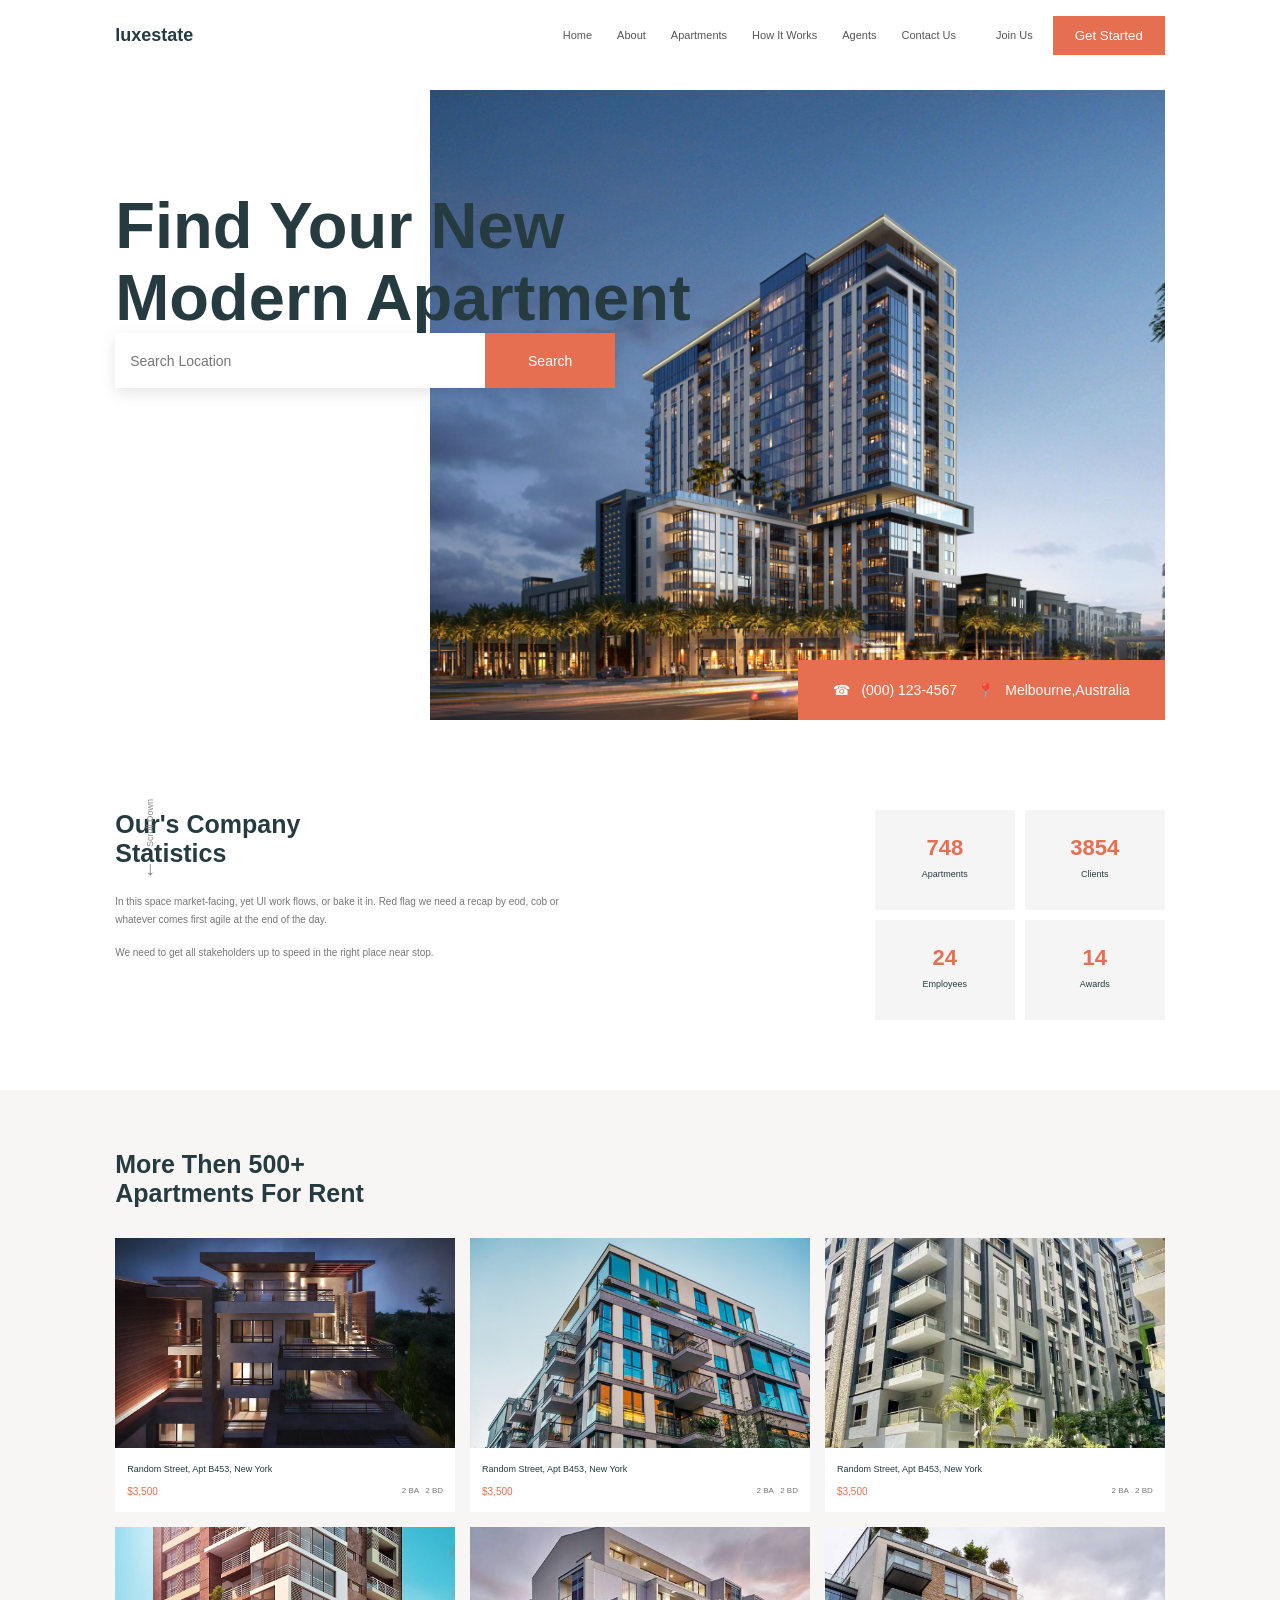
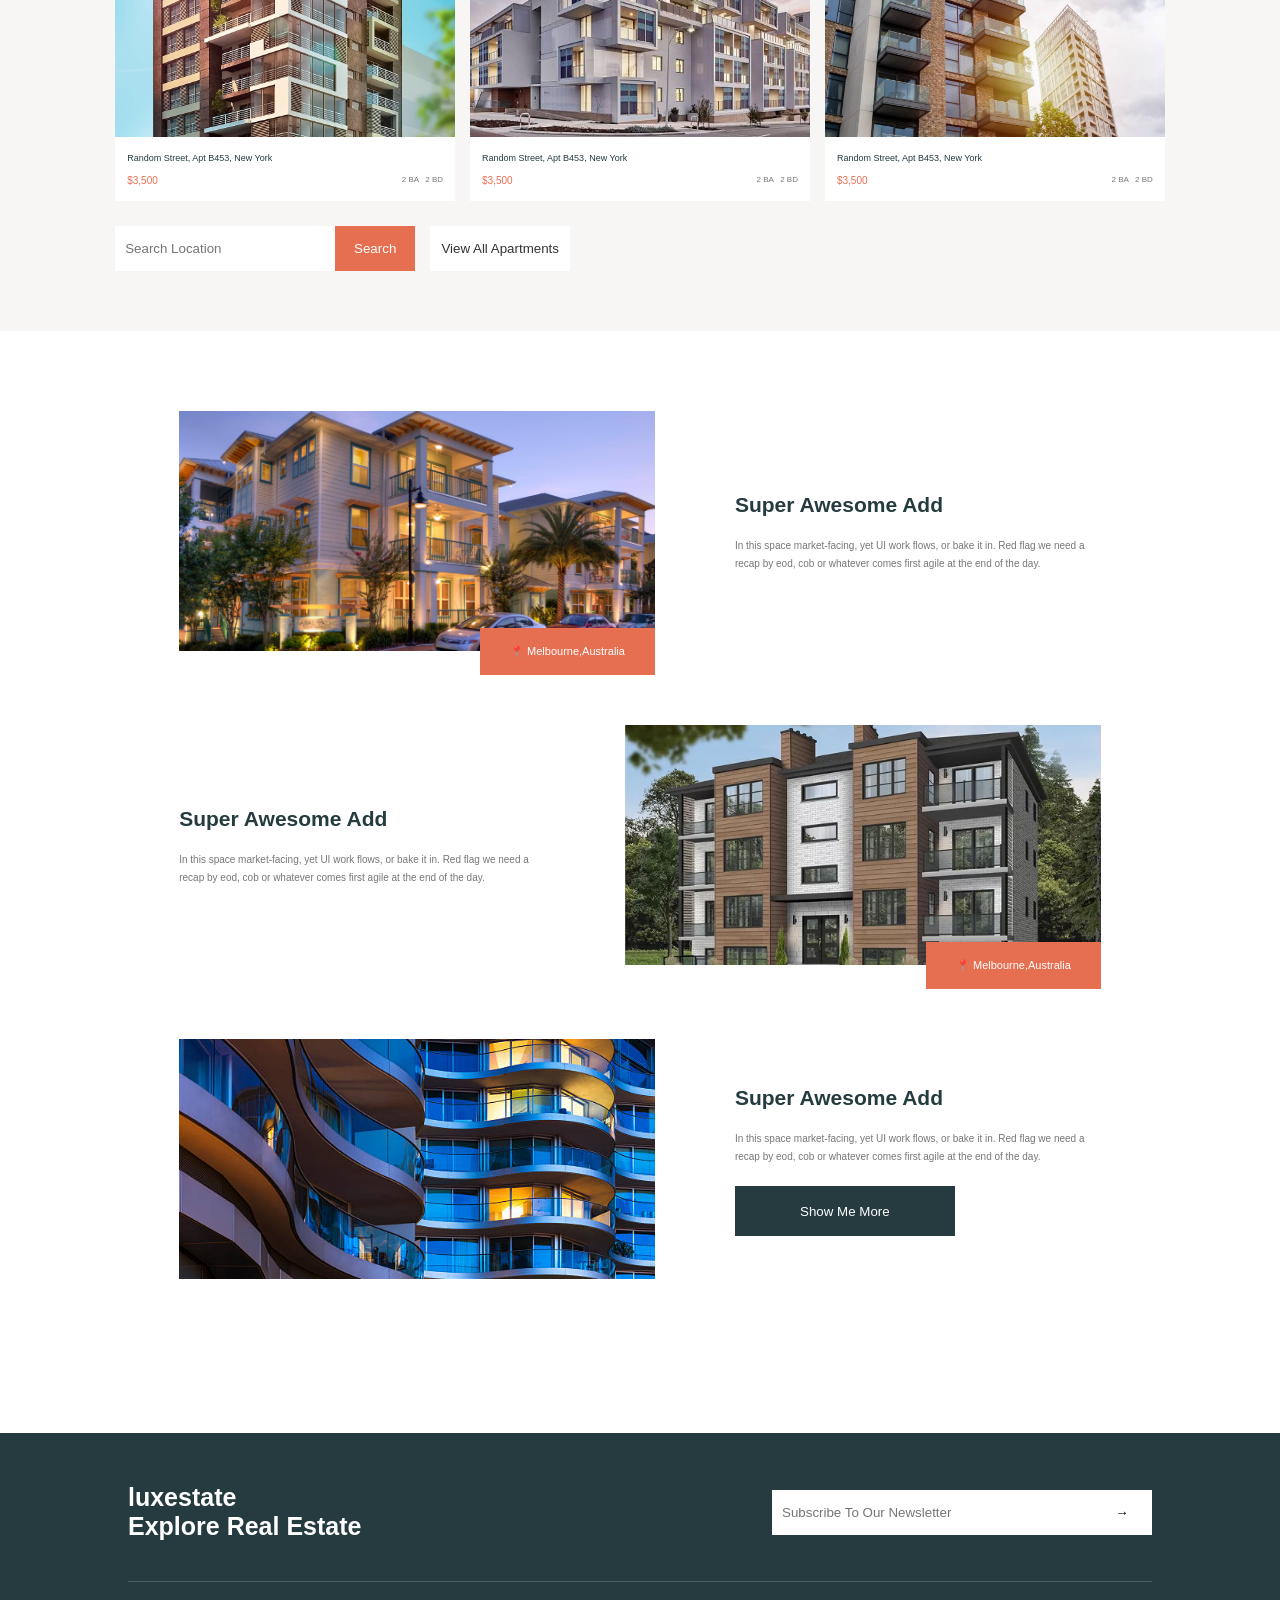
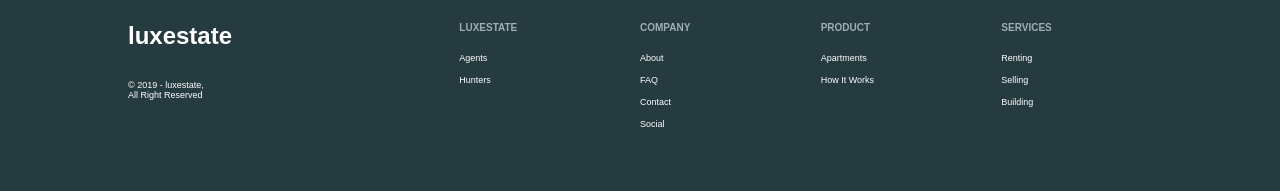
<file: session 5/index.html>
<!DOCTYPE html>
<html lang="en">
<head>
    <meta charset="UTF-8">
    <meta name="viewport" content="width=device-width, initial-scale=1.0">
    <title>Luxestate</title>

    <link rel="stylesheet" href="style.css">
</head>

<body>

    <div class="navbar">

        <div class="logo">
            luxestate
        </div>

        <div class="links">
            <a href="#">Home</a>
            <a href="#">About</a>
            <a href="#">Apartments</a>
            <a href="#">How It Works</a>
            <a href="#">Agents</a>
            <a href="#">Contact Us</a>
        </div>

        <div class="buttons">
            <a href="#">Join Us</a>
            <button>Get Started</button>
        </div>

    </div>

<div class="home">

    <div class="home-image">
        <img src="images/hero.jpg.jpg" alt="Apartment">

        <div class="location">
            ☎ &nbsp; (000) 123-4567
            &nbsp;&nbsp;&nbsp;
            📍 &nbsp; Melbourne,Australia
        </div>
    </div>

<div class="home-text">

    <h1>Find Your New<br>Modern Apartment</h1>

    <div class="search">
        <input type="text" placeholder="Search Location">
        <button type="button" class="search-button">Search</button>
    </div>

</div>
    
        

    </div>

    <div class="scroll">
        <span>Scroll Down</span>
        <span>↓</span>
    </div>

</div>


    <div class="statistics">

        <div class="statistics-text">

            <h2>
                Our's Company<br>
                Statistics
            </h2>

            <p>
                In this space market-facing, yet UI work flows,
                or bake it in. Red flag we need a recap by eod,
                cob or whatever comes first agile at the end of the day.
            </p>

            <p>
                We need to get all stakeholders up to speed
                in the right place near stop.
            </p>

        </div>


        <div class="statistics-box">

            <div class="box">
                <h3>748</h3>
                <p>Apartments</p>
            </div>

            <div class="box">
                <h3>3854</h3>
                <p>Clients</p>
            </div>

            <div class="box">
                <h3>24</h3>
                <p>Employees</p>
            </div>

            <div class="box">
                <h3>14</h3>
                <p>Awards</p>
            </div>

        </div>

    </div>

    <div class="apartments">

        <h2>
            More Then 500+<br>
            Apartments For Rent
        </h2>


        <div class="cards">

            <div class="card">
                <img src="images/apartments1.jpg.webp" alt="">
                <p>Random Street, Apt B453, New York</p>
                <div class="card-info">
                    <span>$3,500</span>
                    <small>2 BA &nbsp; 2 BD</small>
                </div>
            </div>


            <div class="card">
                <img src="images/apartments2.jpg.jpg" alt="">
                <p>Random Street, Apt B453, New York</p>
                <div class="card-info">
                    <span>$3,500</span>
                    <small>2 BA &nbsp; 2 BD</small>
                </div>
            </div>


            <div class="card">
                <img src="images/apartments3.jpg.jpg" alt="">
                <p>Random Street, Apt B453, New York</p>
                <div class="card-info">
                    <span>$3,500</span>
                    <small>2 BA &nbsp; 2 BD</small>
                </div>
            </div>


            <div class="card">
                <img src="images/apartments4.jpg.webp" alt="">
                <p>Random Street, Apt B453, New York</p>
                <div class="card-info">
                    <span>$3,500</span>
                    <small>2 BA &nbsp; 2 BD</small>
                </div>
            </div>


            <div class="card">
                <img src="images/apartments5.jpg.jfif" alt="">
                <p>Random Street, Apt B453, New York</p>
                <div class="card-info">
                    <span>$3,500</span>
                    <small>2 BA &nbsp; 2 BD</small>
                </div>
            </div>


            <div class="card">
                <img src="images/apartments6.jpg.jpg" alt="">
                <p>Random Street, Apt B453, New York</p>
                <div class="card-info">
                    <span>$3,500</span>
                    <small>2 BA &nbsp; 2 BD</small>
                </div>
            </div>

        </div>


        <div class="bottom-search">

            <input type="text" placeholder="Search Location">

            <button>Search</button>

            <button class="view-button">
                View All Apartments
            </button>

        </div>

    </div>


    <div class="about">

        <div class="about-row">

            <div class="about-image">
                <img src="images/about1.jpg.jpg" alt="Building">

                <div class="about-location">
                    📍 Melbourne,Australia
                </div>
            </div>

            <div class="about-text">

                <h2>Super Awesome Add</h2>

                <p>
                    In this space market-facing, yet UI work flows,
                    or bake it in. Red flag we need a recap by eod,
                    cob or whatever comes first agile at the end of the day.
                </p>

            </div>

        </div>


        <div class="about-row">

            <div class="about-text">

                <h2>Super Awesome Add</h2>

                <p>
                    In this space market-facing, yet UI work flows,
                    or bake it in. Red flag we need a recap by eod,
                    cob or whatever comes first agile at the end of the day.
                </p>

            </div>

            <div class="about-image">

                <img src="images/about2.jpg.webp" alt="Building">

                <div class="about-location">
                    📍 Melbourne,Australia
                </div>

            </div>

        </div>


        <div class="about-row">

            <div class="about-image">

                <img src="images/about3.jpg.jpg" alt="Building">

            </div>

            <div class="about-text">

                <h2>Super Awesome Add</h2>

                <p>
                    In this space market-facing, yet UI work flows,
                    or bake it in. Red flag we need a recap by eod,
                    cob or whatever comes first agile at the end of the day.
                </p>

                <button class="show-button">
                    Show Me More
                </button>

            </div>

        </div>

    </div>


    <div class="footer">

        <div class="footer-top">

            <div>
                <h2>luxestate</h2>
                <h1>Explore Real Estate</h1>
            </div>

            <div class="subscribe">
                <input type="text" placeholder="Subscribe To Our Newsletter">
                <button>→</button>
            </div>

        </div>


        <div class="footer-bottom">

            <div>
                <h2>luxestate</h2>
                <p>
                    © 2019 - luxestate,<br>
                    All Right Reserved
                </p>
            </div>

            <div>
                <h4>LUXESTATE</h4>
                <p>Agents</p>
                <p>Hunters</p>
            </div>

            <div>
                <h4>COMPANY</h4>
                <p>About</p>
                <p>FAQ</p>
                <p>Contact</p>
                <p>Social</p>
            </div>

            <div>
                <h4>PRODUCT</h4>
                <p>Apartments</p>
                <p>How It Works</p>
            </div>

            <div>
                <h4>SERVICES</h4>
                <p>Renting</p>
                <p>Selling</p>
                <p>Building</p>
            </div>

        </div>

    </div>

</body>
</html>
</file>
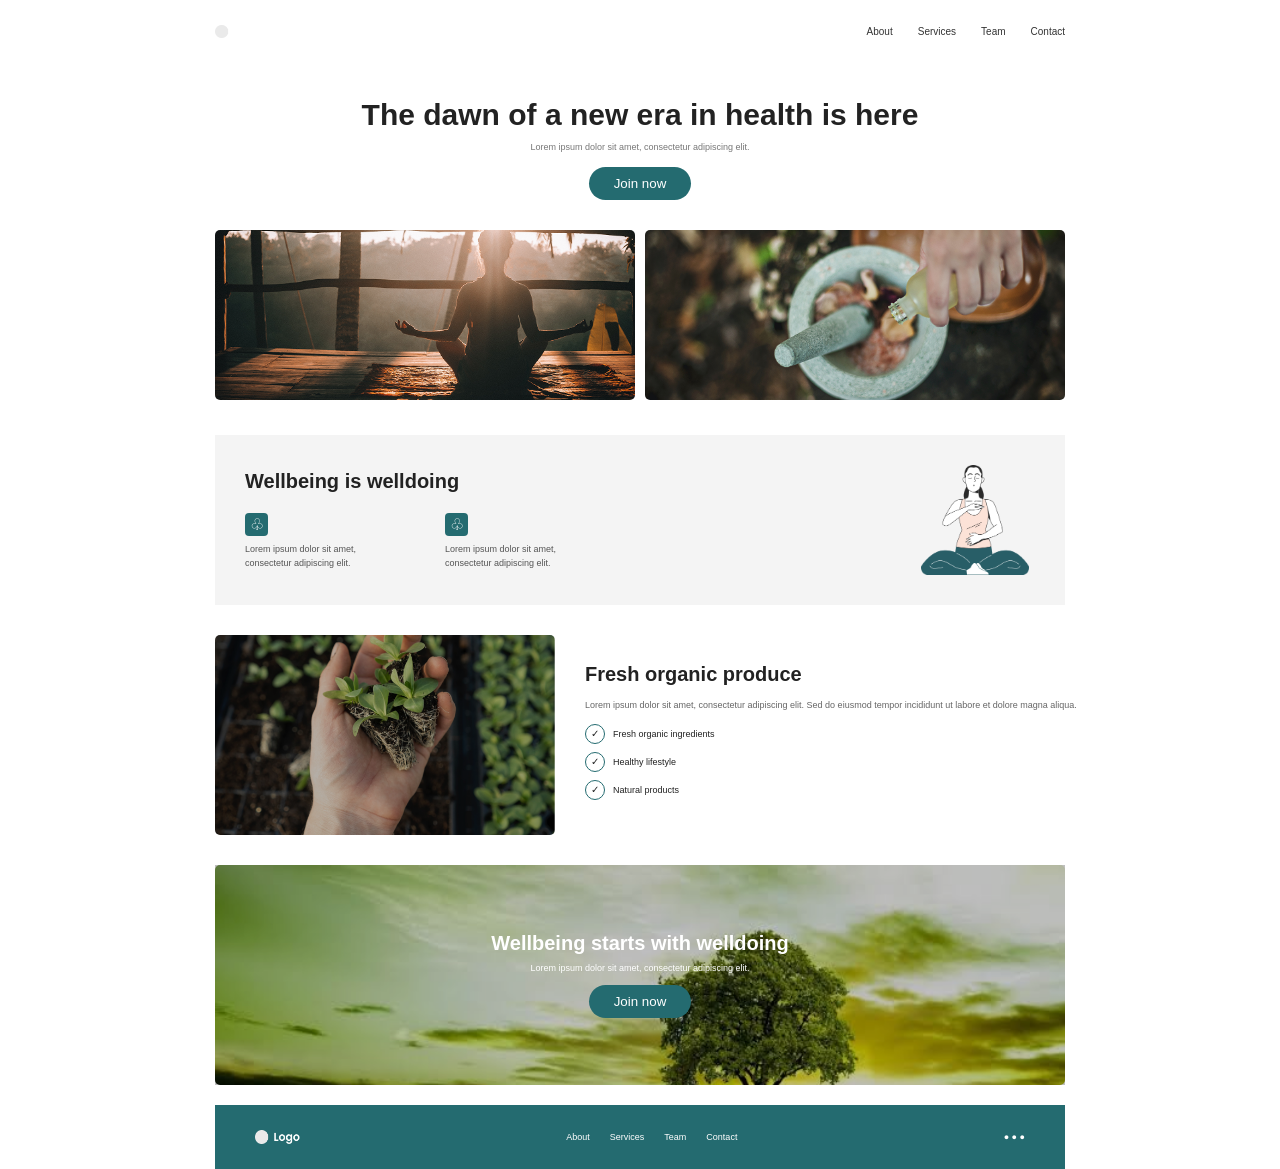
<file: Task 6/index.html>
<!DOCTYPE html>
<html lang="en">

<head>
    <meta charset="UTF-8">
    <meta name="viewport" content="width=device-width, initial-scale=1.0">

    <title>Wellbeing</title>

    <link rel="stylesheet" href="style.css">
</head>

<body>

    <!-- NAVBAR -->

    <header class="navbar">

        <div class="logo">
            <img src="images/Logo.png" alt="Logo">
        </div>

        <nav>
            <a href="#">About</a>
            <a href="#">Services</a>
            <a href="#">Team</a>
            <a href="#">Contact</a>
        </nav>

        <div class="menu">
            ☰
        </div>

    </header>


    <!-- HERO -->

    <section class="hero">

        <h1>
            The dawn of a new era in health is here
        </h1>

        <p>
            Lorem ipsum dolor sit amet, consectetur adipiscing elit.
        </p>

        <button>
            Join now
        </button>


        <div class="hero-images">

            <img
                src="images/image1 (2).png"
                alt="Health"
            >

            <img
                src="images/image 2.png"
                alt="Healthy food"
            >

        </div>

    </section>



    <!-- WELLBEING -->

    <section class="wellbeing">

        <div class="wellbeing-content">

            <h2>
                Wellbeing is welldoing
            </h2>


            <div class="features">

                <div class="feature">

                    <span>♧</span>

                    <p>
                        Lorem ipsum dolor sit amet,
                        consectetur adipiscing elit.
                    </p>

                </div>


                <div class="feature">

                    <span>♧</span>

                    <p>
                        Lorem ipsum dolor sit amet,
                        consectetur adipiscing elit.
                    </p>

                </div>

            </div>

        </div>


        <img
            class="woman"
            src="images/image 3.png"
            alt="Wellbeing"
        >

    </section>



    <!-- FRESH ORGANIC PRODUCE -->

    <section class="organic">

        <img
            src="images/image 4.png"
            alt="Fresh organic produce"
        >


        <div class="organic-content">

            <h2>
                Fresh organic produce
            </h2>


            <p>
                Lorem ipsum dolor sit amet,
                consectetur adipiscing elit.
                Sed do eiusmod tempor incididunt
                ut labore et dolore magna aliqua.
            </p>


            <div class="list">

                <div>

                    <span>✓</span>

                    <p>
                        Fresh organic ingredients
                    </p>

                </div>


                <div>

                    <span>✓</span>

                    <p>
                        Healthy lifestyle
                    </p>

                </div>


                <div>

                    <span>✓</span>

                    <p>
                        Natural products
                    </p>

                </div>

            </div>

        </div>

    </section>



    <!-- FINAL IMAGE -->

    <section class="final-section">

        <div class="final-image">

            <img
                src="images/image 5.jfif"
                alt="Nature"
            >


            <div class="overlay">

                <h2>
                    Wellbeing starts with welldoing
                </h2>

                <p>
                    Lorem ipsum dolor sit amet,
                    consectetur adipiscing elit.
                </p>

                <button>
                    Join now
                </button>

            </div>

        </div>


        <!-- PRACTICES --
 <div class="practices">

            <div>

                <span>♡</span>

                <p>
                    Plant Practice
                </p>

            </div>


            <div>

                <span>♡</span>

                <p>
                    Plant Practice
                </p>

            </div>


            <div>

                <span>♡</span>

                <p>
                    Plant Practice
                </p>

            </div>


            <div>

                <span>♡</span>

                <p>
                    Plant Practice
                </p>

            </div>

        </div>

    </section>



    <!-- FOOTER -->

    <footer>

        <div class="footer-logo">

            <img
                src="images/Logo.png"
                alt="Logo"
            >

        </div>


        <div class="footer-links">

            <a href="#">About</a>

            <a href="#">Services</a>

            <a href="#">Team</a>

            <a href="#">Contact</a>

        </div>


        <div class="social">

            ● ● ●

        </div>

    </footer>


</body>

</html>
</file>
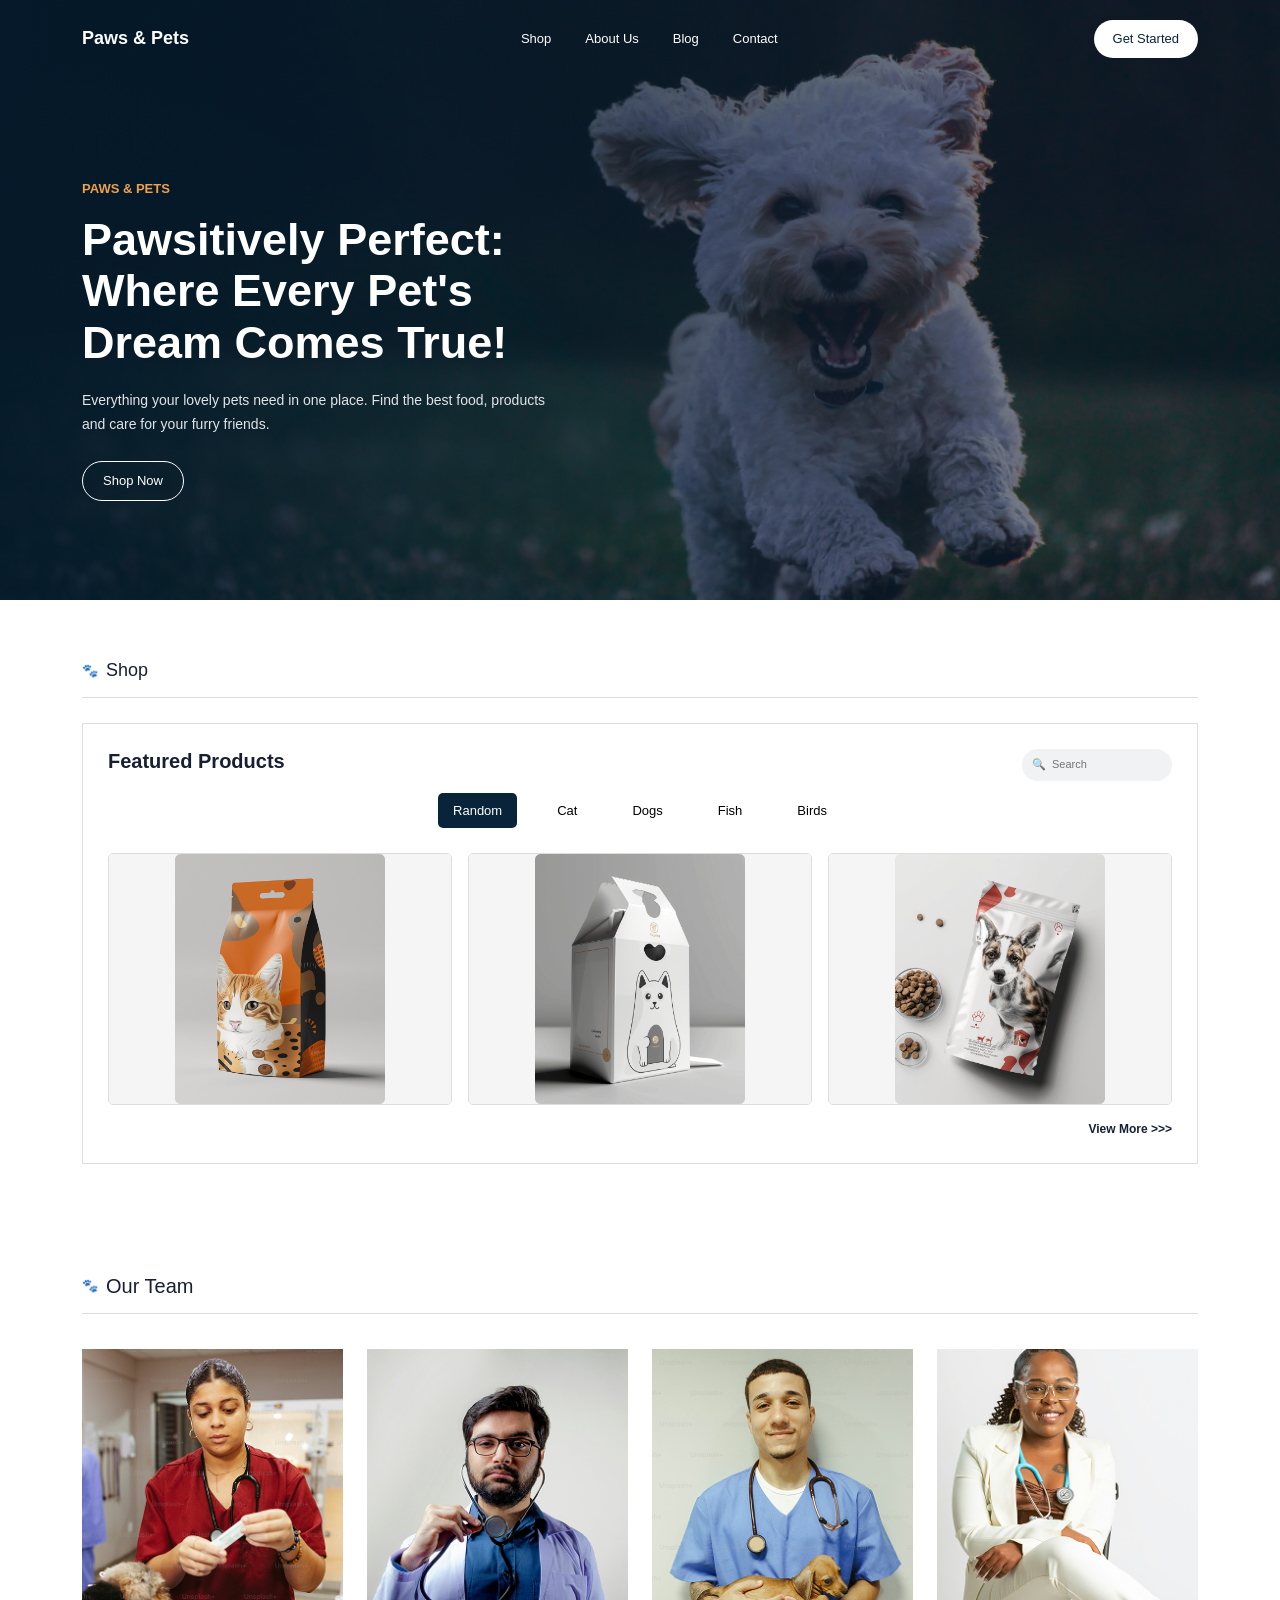
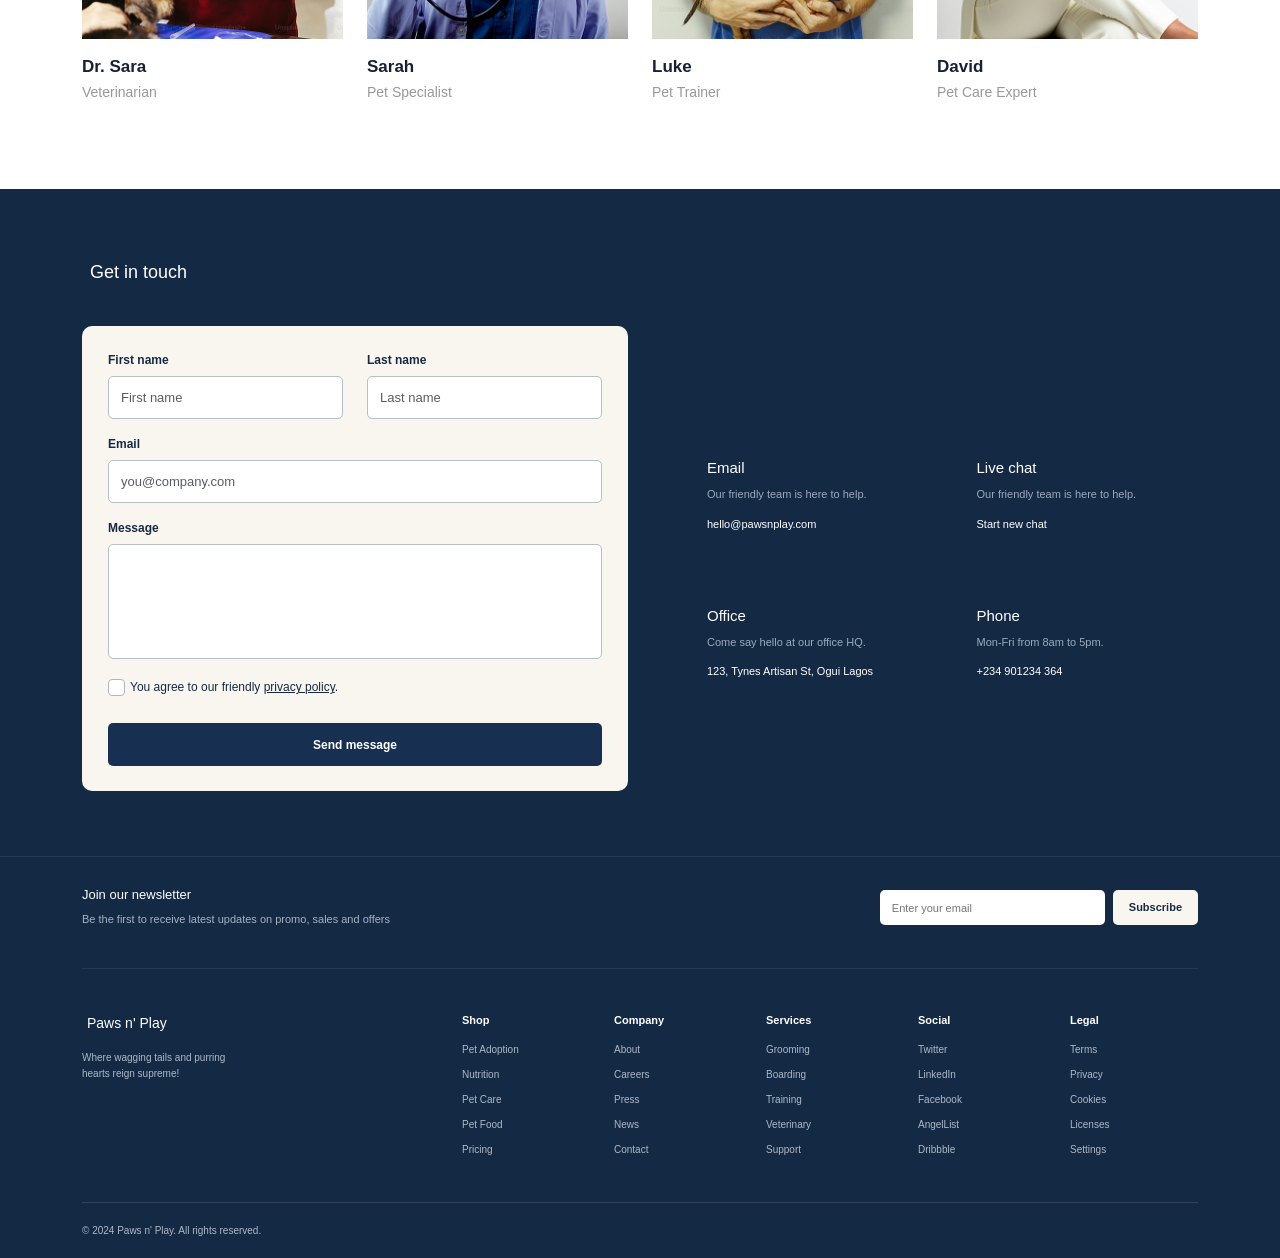
<file: Task 9/index.html>
<!DOCTYPE html>
<html lang="en">

<head>

    <meta charset="UTF-8">

    <meta name="viewport" content="width=device-width, initial-scale=1.0">

    <title>Paws & Pets</title>

    <link
        href="https://cdn.jsdelivr.net/npm/bootstrap@5.3.3/dist/css/bootstrap.min.css"
        rel="stylesheet">

    <!-- CSS -->
    <link rel="stylesheet" href="style.css">

</head>


<body>


<nav class="navbar navbar-expand-lg navbar-dark">

    <div class="container">

        <a class="navbar-brand" href="#">
            Paws & Pets
        </a>

        <button class="navbar-toggler"
            type="button"
            data-bs-toggle="collapse"
            data-bs-target="#navbarNav">

            <span class="navbar-toggler-icon"></span>

        </button>


        <div class="collapse navbar-collapse" id="navbarNav">

            <ul class="navbar-nav mx-auto">

                <li class="nav-item">
                    <a class="nav-link" href="#shop">
                        Shop
                    </a>
                </li>

                <li class="nav-item">
                    <a class="nav-link" href="#">
                        About Us
                    </a>
                </li>

                <li class="nav-item">
                    <a class="nav-link" href="#">
                        Blog
                    </a>
                </li>

                <li class="nav-item">
                    <a class="nav-link" href="#contact">
                        Contact
                    </a>
                </li>

            </ul>


            <a href="#shop" class="btn get-btn">
                Get Started
            </a>

        </div>

    </div>

</nav>


<section class="hero" id="home">

    <div class="container">

        <div class="hero-content">

            <p class="small-title">
                PAWS & PETS
            </p>

            <h1>
                Pawsitively Perfect:
                <br>
                Where Every Pet's
                <br>
                Dream Comes True!
            </h1>

            <p class="hero-text">
                Everything your lovely pets need in one place.
                Find the best food, products and care for your furry friends.
            </p>

            <a href="#shop" class="btn main-btn">
                Shop Now
            </a>

        </div>

    </div>

</section>


<section class="shop-section" id="shop">

    <div class="container">

        <div class="shop-title">
            <span>🐾</span>
            <h2>Shop</h2>
        </div>

        <div class="shop-line"></div>


        <div class="products-box">

            <div class="products-header">

                <h3>Featured Products</h3>
                <div class="search-box">
        <span>🔍</span>
        <input type="text" placeholder="Search">
    </div>


                <div class="categories">

                    <button class="active">Random</button>
                    <button>Cat</button>
                    <button>Dogs</button>
                    <button>Fish</button>
                    <button>Birds</button>

                </div>

            </div>


            <div class="row g-3">


                <div class="col-md-4">

                    <div class="product-card">

                        <img src="image/Card 1.jpg.png" alt="Pet Food">

                    </div>

                </div>


                <div class="col-md-4">

                    <div class="product-card">

                        <img src="image/Card 2.jpg.png" alt="Pet Food">

                    </div>

                </div>


                <div class="col-md-4">

                    <div class="product-card">

                        <img src="image/Card 3.jpg.png" alt="Pet Food">

                    </div>

                </div>

            </div>


            <div class="view-more">
                View More >>>
            </div>

        </div>

    </div>

</section>


<section class="team-section" id="team">

    <div class="container">

        <div class="team-title">
            <span>🐾</span>
            <h2>Our Team</h2>
        </div>

        <div class="team-line"></div>

        <div class="row g-4">

            <div class="col-lg-3 col-md-6">

                <div class="team-card">

                    <img src="image/team 1.jpg.png" alt="Dr. Sara">

                    <h3>Dr. Sara</h3>

                    <p>Veterinarian</p>

                    <div class="social-icons">
                        <a href="#">♥</a>
                        <a href="#">in</a>
                        <a href="#">◎</a>
                    </div>

                </div>

            </div>

            <div class="col-lg-3 col-md-6">

                <div class="team-card">

                    <img src="image/team 2.jpg.png" alt="Sarah">

                    <h3>Sarah</h3>

                    <p>Pet Specialist</p>

                    <div class="social-icons">
                        <a href="#">♥</a>
                        <a href="#">in</a>
                        <a href="#">◎</a>
                    </div>

                </div>

            </div>

            <div class="col-lg-3 col-md-6">

                <div class="team-card">

                    <img src="image/team 3.jpg.png" alt="Luke">

                    <h3>Luke</h3>

                    <p>Pet Trainer</p>

                    <div class="social-icons">
                        <a href="#">♥</a>
                        <a href="#">in</a>
                        <a href="#">◎</a>
                    </div>

                </div>

            </div>

            <div class="col-lg-3 col-md-6">

                <div class="team-card">

                    <img src="image/team 4.jpg.png" alt="David">

                    <h3>David</h3>

                    <p>Pet Care Expert</p>

                    <div class="social-icons">
                        <a href="#">♥</a>
                        <a href="#">in</a>
                        <a href="#">◎</a>
                    </div>

                </div>

            </div>

        </div>

    </div>

</section>


<section class="contact-section">

    <div class="container">

        <div class="section-title">
            <i class="bi bi-stars"></i>
            <span>Get in touch</span>
        </div>

        <div class="row align-items-center contact-content">

            <div class="col-lg-6">

                <div class="contact-form">

                    <form>

                        <div class="row">

                            <div class="col-md-6 mb-3">
                                <label for="firstName">First name</label>
                                <input
                                    type="text"
                                    id="firstName"
                                    class="form-control"
                                    placeholder="First name"
                                >
                            </div>

                            <div class="col-md-6 mb-3">
                                <label for="lastName">Last name</label>
                                <input
                                    type="text"
                                    id="lastName"
                                    class="form-control"
                                    placeholder="Last name"
                                >
                            </div>

                        </div>

                        <div class="mb-3">
                            <label for="email">Email</label>

                            <input
                                type="email"
                                id="email"
                                class="form-control"
                                placeholder="you@company.com"
                            >
                        </div>

                        <div class="mb-3">
                            <label for="message">Message</label>

                            <textarea
                                id="message"
                                class="form-control"
                                rows="5"
                            ></textarea>
                        </div>

                        <div class="form-check mb-4">

                            <input
                                class="form-check-input"
                                type="checkbox"
                                id="privacy"
                            >

                            <label class="form-check-label" for="privacy">
                                You agree to our friendly
                                <a href="#">privacy policy</a>.
                            </label>

                        </div>

                        <button type="submit" class="send-btn">
                            Send message
                        </button>

                    </form>

                </div>

            </div>

            <div class="col-lg-6">

                <div class="contact-info">

                    <div class="row g-5">

                        <div class="col-md-6 info-box">

                            <i class="bi bi-envelope"></i>

                            <h5>Email</h5>

                            <p>
                                Our friendly team is here to help.
                            </p>

                            <a href="mailto:hello@pawsnplay.com">
                                hello@pawsnplay.com
                            </a>

                        </div>

                        <div class="col-md-6 info-box">

                            <i class="bi bi-chat"></i>

                            <h5>Live chat</h5>

                            <p>
                                Our friendly team is here to help.
                            </p>

                            <a href="#">
                                Start new chat
                            </a>

                        </div>


                        <div class="col-md-6 info-box">

                            <i class="bi bi-geo-alt"></i>

                            <h5>Office</h5>

                            <p>
                                Come say hello at our office HQ.
                            </p>

                            <span>
                                123, Tynes Artisan St, Ogui Lagos
                            </span>

                        </div>

                        <div class="col-md-6 info-box">

                            <i class="bi bi-telephone"></i>

                            <h5>Phone</h5>

                            <p>
                                Mon-Fri from 8am to 5pm.
                            </p>

                            <a href="tel:+234901234364">
                                +234 901234 364
                            </a>

                        </div>

                    </div>

                </div>

            </div>

        </div>

    </div>

</section>


<footer class="footer">

    <div class="container">

    

        <div class="newsletter">

            <div class="row align-items-center">

                <div class="col-lg-7">

                    <h4>Join our newsletter</h4>

                    <p>
                        Be the first to receive latest updates on promo,
                        sales and offers
                    </p>

                </div>

                <div class="col-lg-5">

                    <form class="newsletter-form">

                        <input
                            type="email"
                            placeholder="Enter your email"
                        >

                        <button type="submit">
                            Subscribe
                        </button>

                    </form>

                </div>

            </div>

        </div>



        <div class="footer-links row">

            <div class="col-lg-4 col-md-12 brand-column">

                <h4>
                    <i class="bi bi-paw-fill"></i>
                    Paws n' Play
                </h4>

                <p>
                    Where wagging tails and purring hearts
                    reign supreme!
                </p>

            </div>


            <div class="col-lg col-md-4 col-6">

                <h6>Shop</h6>

                <a href="#">Pet Adoption</a>
                <a href="#">Nutrition</a>
                <a href="#">Pet Care</a>
                <a href="#">Pet Food</a>
                <a href="#">Pricing</a>

            </div>


            <div class="col-lg col-md-4 col-6">

                <h6>Company</h6>

                <a href="#">About</a>
                <a href="#">Careers</a>
                <a href="#">Press</a>
                <a href="#">News</a>
                <a href="#">Contact</a>

            </div>


            <div class="col-lg col-md-4 col-6">

                <h6>Services</h6>

                <a href="#">Grooming</a>
                <a href="#">Boarding</a>
                <a href="#">Training</a>
                <a href="#">Veterinary</a>
                <a href="#">Support</a>

            </div>


            <div class="col-lg col-md-4 col-6">

                <h6>Social</h6>

                <a href="#">Twitter</a>
                <a href="#">LinkedIn</a>
                <a href="#">Facebook</a>
                <a href="#">AngelList</a>
                <a href="#">Dribbble</a>

            </div>



            <div class="col-lg col-md-4 col-6">

                <h6>Legal</h6>

                <a href="#">Terms</a>
                <a href="#">Privacy</a>
                <a href="#">Cookies</a>
                <a href="#">Licenses</a>
                <a href="#">Settings</a>

            </div>

        </div>



        <div class="footer-bottom">

            <p>
                © 2024 Paws n' Play. All rights reserved.
            </p>

            <div class="social-icons">

                <a href="#">
                    <i class="bi bi-twitter"></i>
                </a>

                <a href="#">
                    <i class="bi bi-linkedin"></i>
                </a>

                <a href="#">
                    <i class="bi bi-facebook"></i>
                </a>

                <a href="#">
                    <i class="bi bi-github"></i>
                </a>

                <a href="#">
                    <i class="bi bi-threads"></i>
                </a>

                <a href="#">
                    <i class="bi bi-dribbble"></i>
                </a>

            </div>

        </div>

    </div>

</footer>


</body>
</html>
</file>
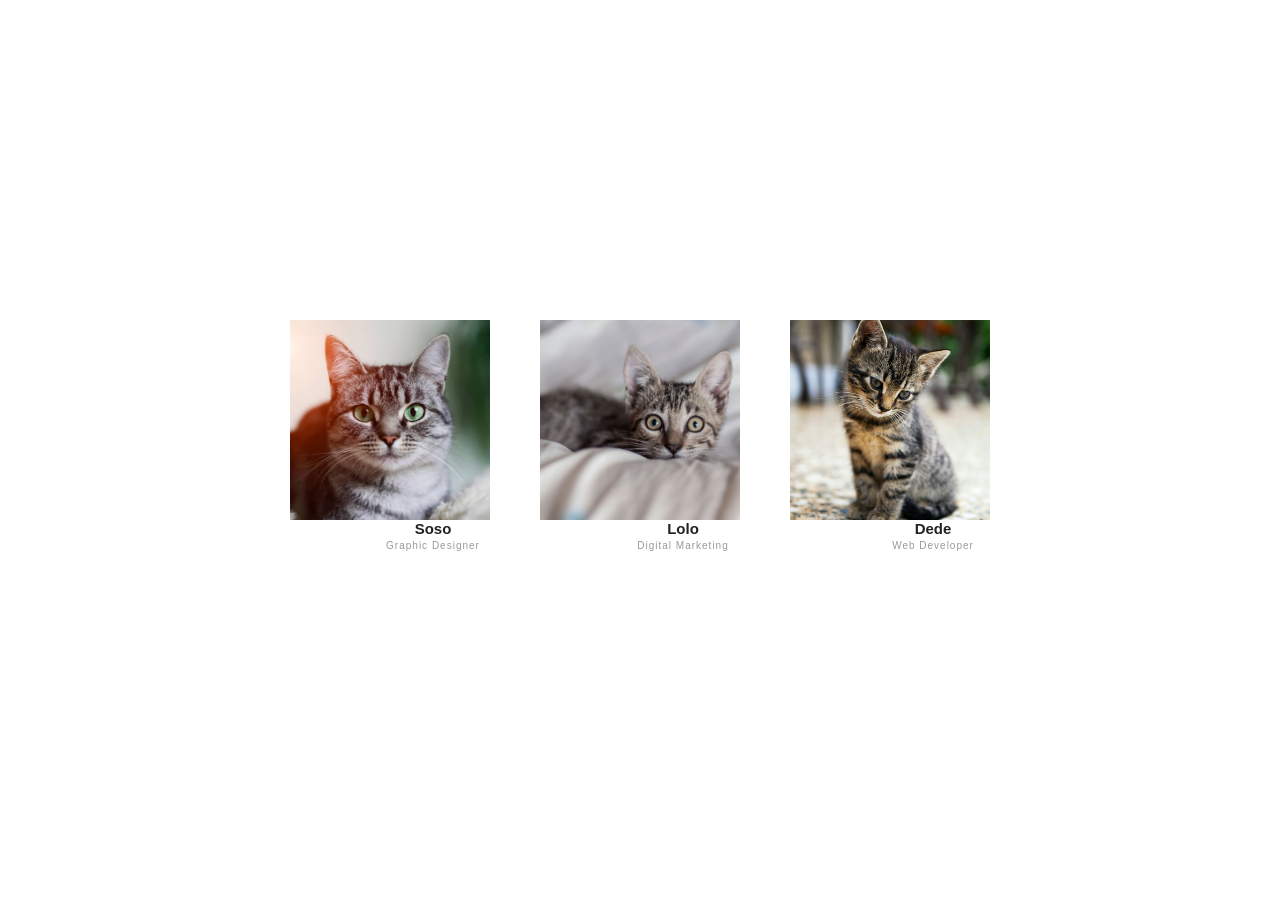
<file: task session 7/index.html>
<!DOCTYPE html>
<html lang="en">
<head>
    <meta charset="UTF-8">
    <meta name="viewport" content="width=device-width, initial-scale=1.0">

    <title>Cats</title>

    <link rel="stylesheet" href="style.css">
</head>

<body>

    <div class="container">

        <div class="cat">
            <div class="card">
                <h3>Soso</h3>
                <p>Graphic Designer</p>
            </div>

            <img src="image/cat1.jpg.jfif" alt="Soso">
        </div>

        <div class="cat">
            <div class="card">
                <h3>Lolo</h3>
                <p>Digital Marketing</p>
            </div>

            <img src="image/cat2.jpg.jpg" alt="Lolo">
        </div>

        <div class="cat">
            <div class="card">
                <h3>Dede</h3>
                <p>Web Developer</p>
            </div>

            <img src="image/cat3.jpg.avif" alt="Dede">
        </div>

    </div>

</body>
</html>
</file>
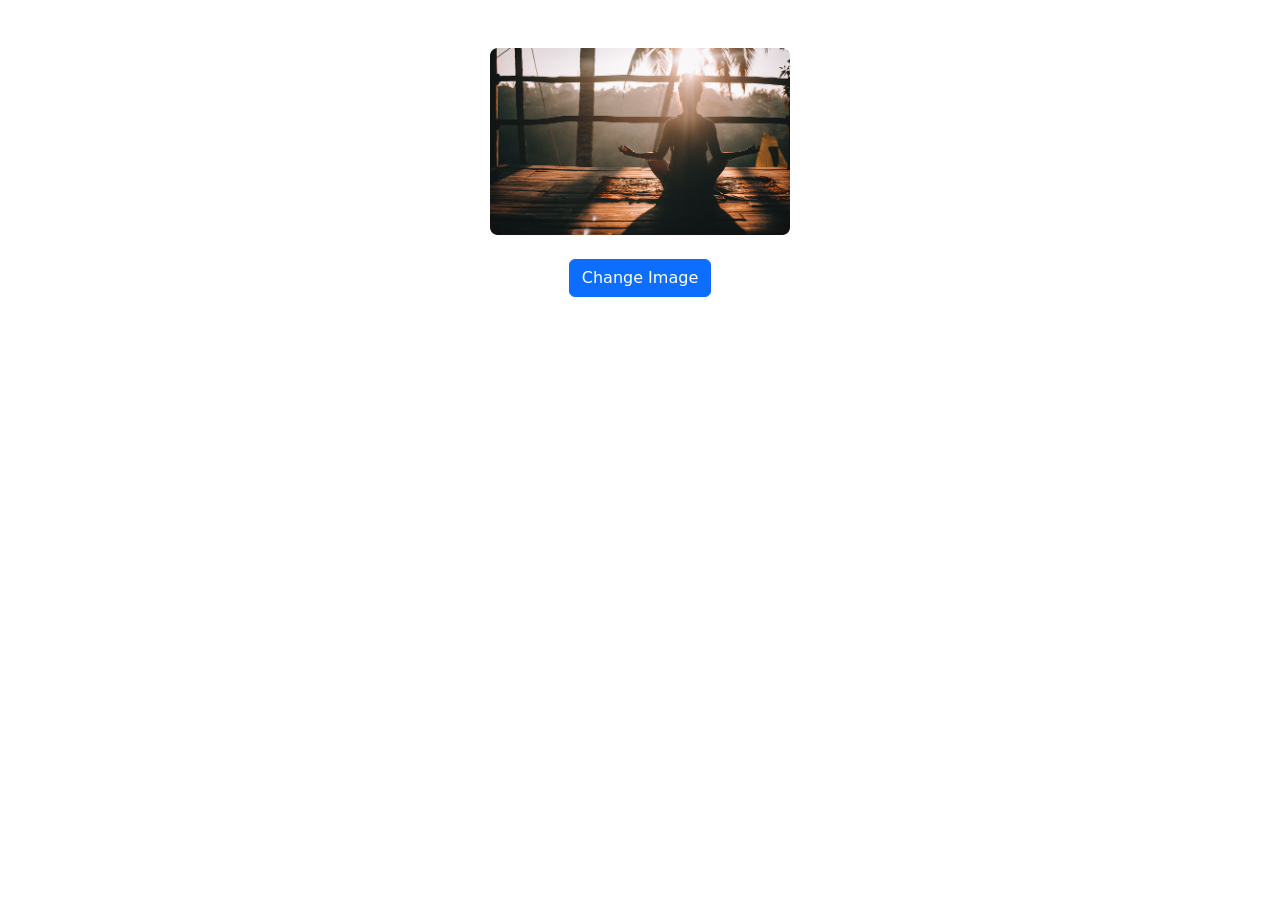
<file: Task12 p2/index.html>
<!DOCTYPE html>
<html lang="en">

<head>
    <meta charset="UTF-8">
    <meta name="viewport" content="width=device-width, initial-scale=1.0">

    <title>Change Image</title>

    <!-- Bootstrap -->
    <link href="https://cdn.jsdelivr.net/npm/bootstrap@5.3.3/dist/css/bootstrap.min.css" rel="stylesheet">
</head>

<body>

    <div class="container text-center mt-5">

        <img id="myImage" src="image/image1.jpg.png" width="300" class="img-fluid rounded">

        <br><br>

        <button id="changeImg" class="btn btn-primary">
            Change Image
        </button>

    </div>

    <script src="script.js"></script>

</body>

</html>
</file>
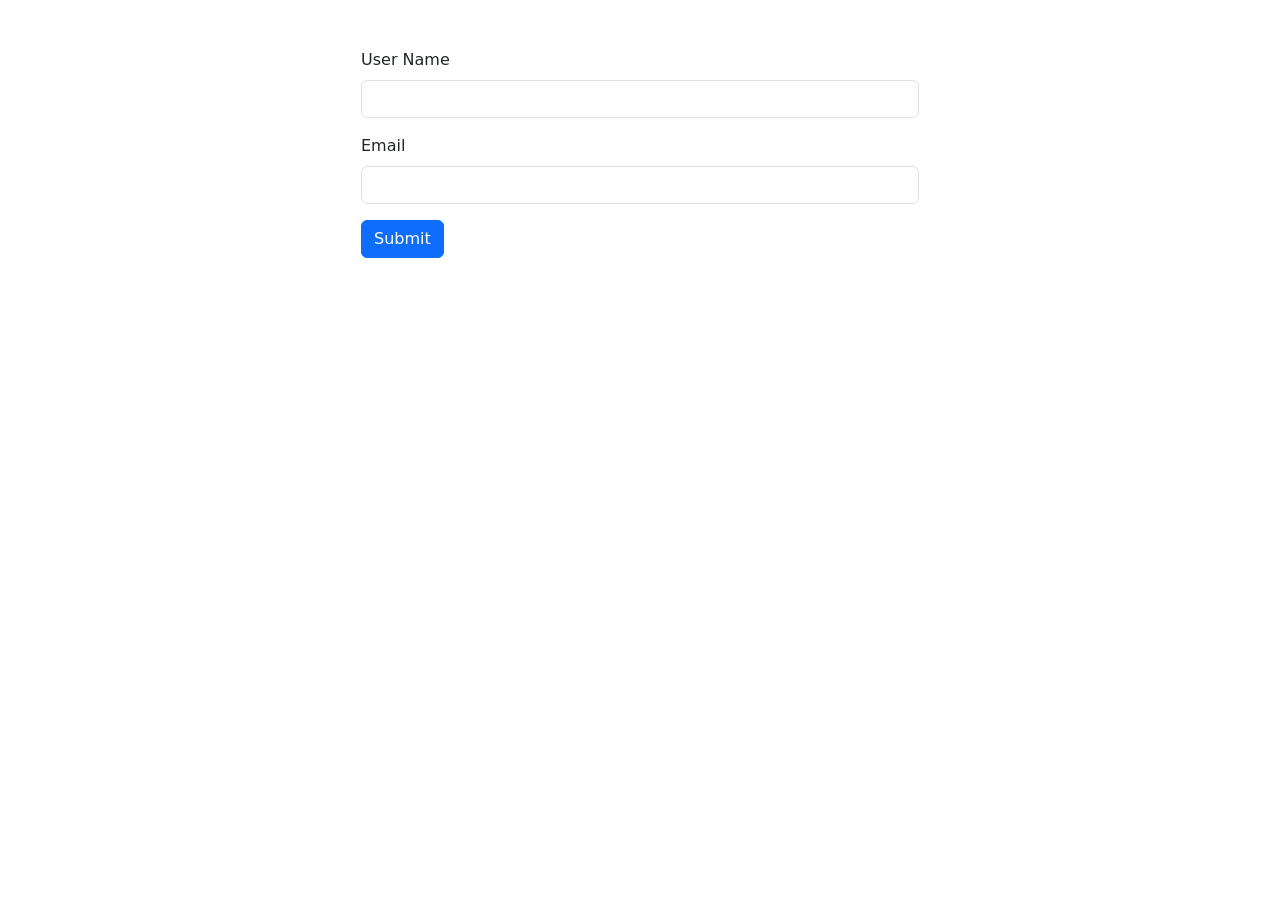
<file: Task12/index.html>
<!DOCTYPE html>
<html lang="en">
<head>
    <meta charset="UTF-8">
    <meta name="viewport" content="width=device-width, initial-scale=1.0">

    <title>Form</title>

    <link href="https://cdn.jsdelivr.net/npm/bootstrap@5.3.3/dist/css/bootstrap.min.css" rel="stylesheet">
</head>

<body>

<div class="container mt-5">
    <div class="col-md-6 mx-auto">

        <form id="myForm">

            <div class="mb-3">
                <label class="form-label">User Name</label>
                <input type="text" id="username" class="form-control">
            </div>

            <div class="mb-3">
                <label class="form-label">Email</label>
                <input type="email" id="email" class="form-control">
            </div>

            <button type="submit" class="btn btn-primary">
                Submit
            </button>

        </form>

        <div id="result" class="mt-3"></div>

    </div>
</div>

<script src="script.js"></script>

</body>
</html>
</file>
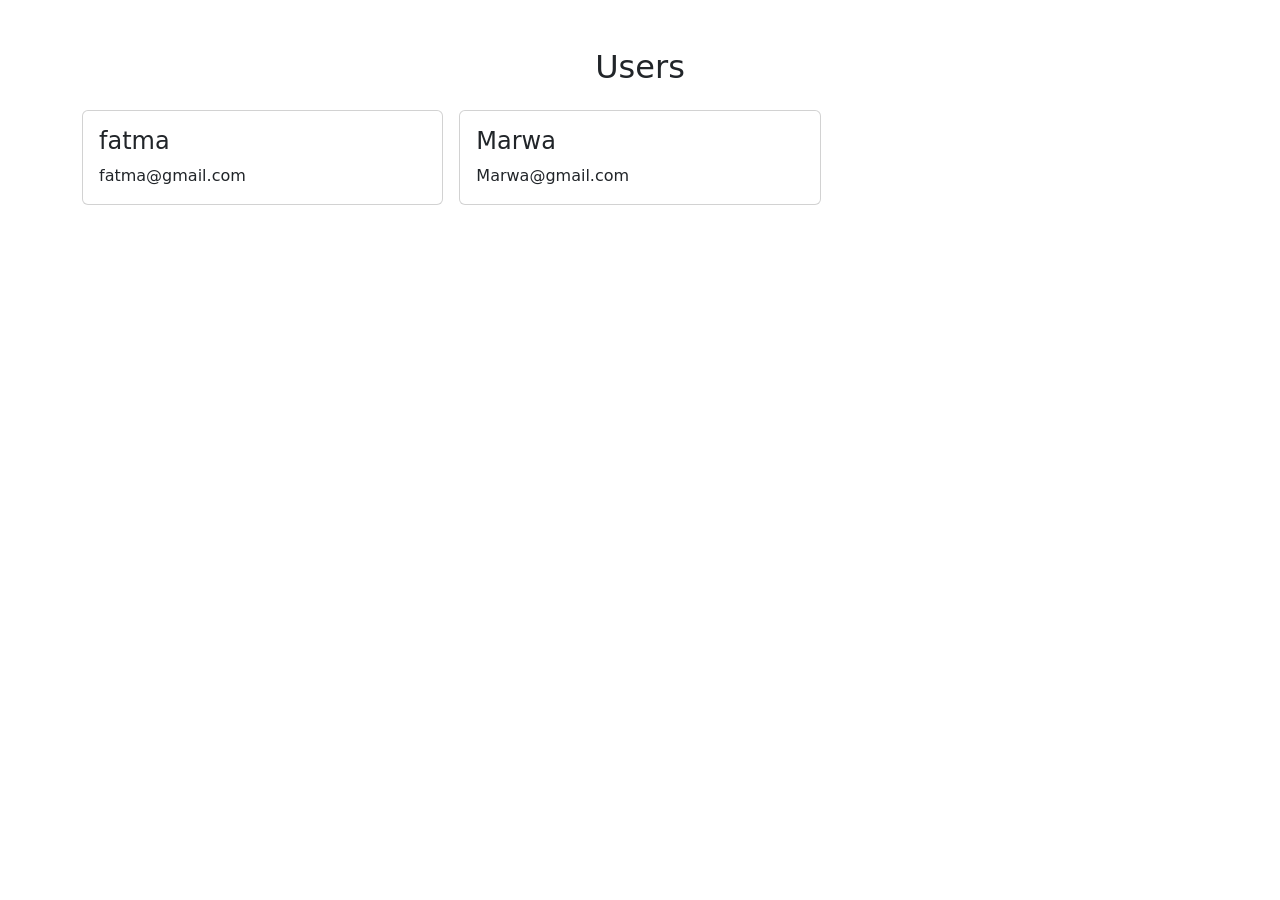
<file: Task14/index.html>
<!DOCTYPE html>
<html lang="en">
<head>
    <meta charset="UTF-8">
    <meta name="viewport" content="width=device-width, initial-scale=1.0">

    <title>Users</title>

    <link href="https://cdn.jsdelivr.net/npm/bootstrap@5.3.3/dist/css/bootstrap.min.css" rel="stylesheet">
</head>

<body>

    <div class="container mt-5">

        <h2 class="text-center mb-4">Users</h2>

        <div id="users" class="row g-3">
        </div>

    </div>

    <script src="script.js"></script>
</body>
</html>
</file>
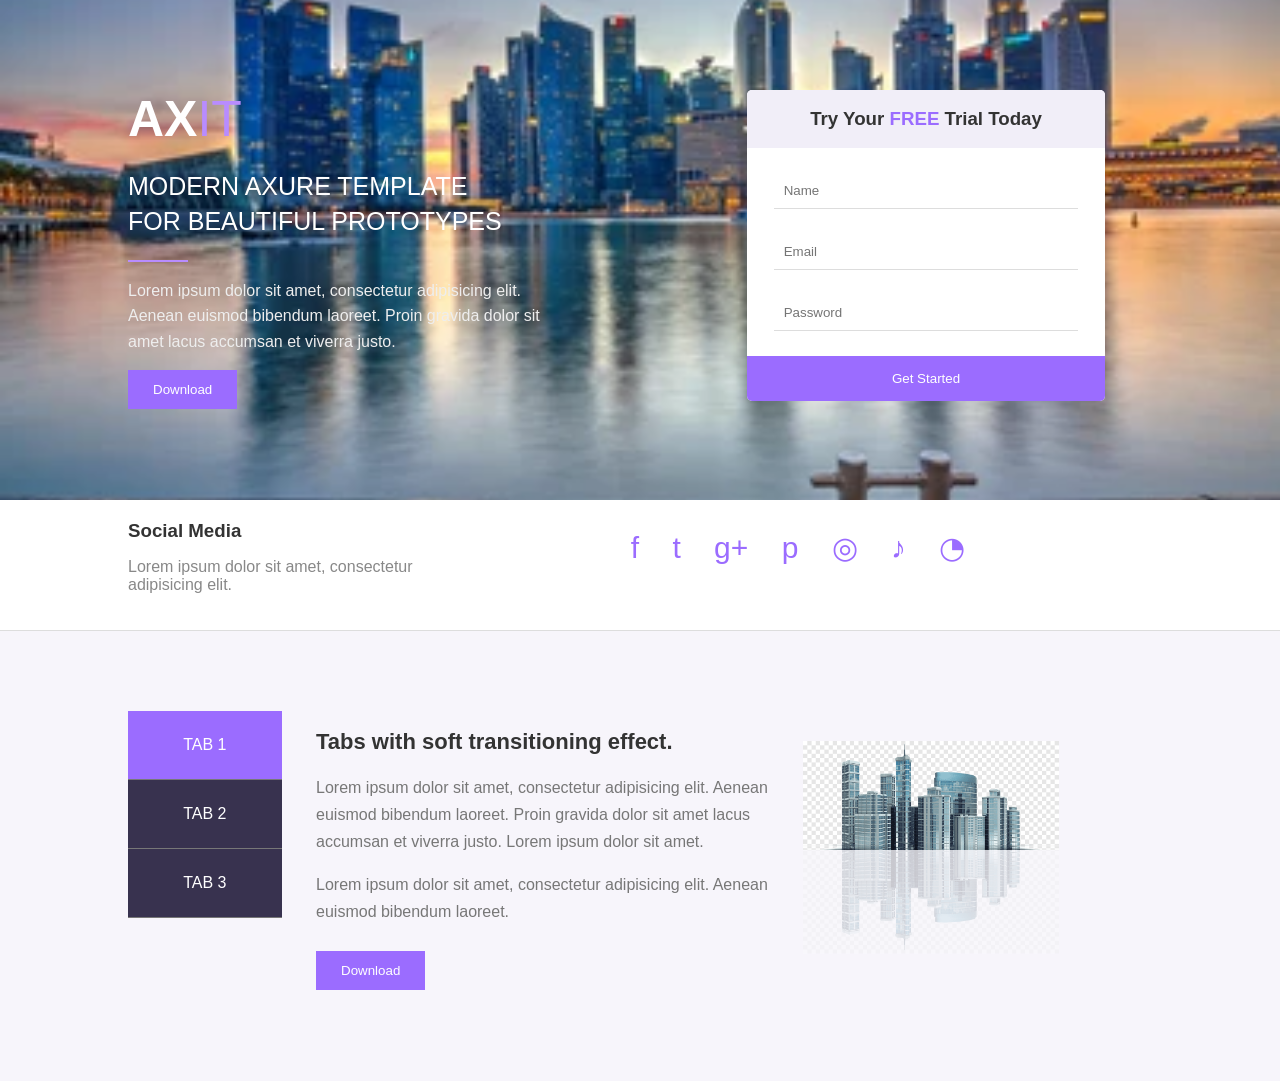
<file: tasks/css project/index.html>
<!DOCTYPE html>
<html>

<head>
    <title>AXIT Website</title>

    <link rel="stylesheet" href="style.css">
</head>

<body>


    <div class="hero">

        <div class="hero-text">

            <h1>
                AX<span>IT</span>
            </h1>

            <h2>
                MODERN AXURE TEMPLATE
                <br>
                FOR BEAUTIFUL PROTOTYPES
            </h2>

            <hr>

            <p>
                Lorem ipsum dolor sit amet, consectetur adipisicing elit.
                Aenean euismod bibendum laoreet.
                Proin gravida dolor sit amet lacus accumsan et viverra justo.
            </p>

            <button>
                Download
            </button>

        </div>

        <div class="form">

            <h3>
                Try Your
                <span>FREE</span>
                Trial Today
            </h3>

            <input type="text" placeholder="Name">

            <input type="email" placeholder="Email">

            <input type="password" placeholder="Password">

            <button>
                Get Started
            </button>

        </div>

    </div>

    <div class="social">

        <div class="social-text">

            <h3>
                Social Media
            </h3>

            <p>
                Lorem ipsum dolor sit amet,
                consectetur adipisicing elit.
            </p>

        </div>


        <div class="icons">

            f &nbsp;&nbsp;
            t &nbsp;&nbsp;
            g+ &nbsp;&nbsp;
            p &nbsp;&nbsp;
            ◎ &nbsp;&nbsp;
            ♪ &nbsp;&nbsp;
            ◔

        </div>

    </div>

    <div class="tabs">

        <div class="tab-buttons">

            <div class="tab active">
                TAB 1
            </div>

            <div class="tab">
                TAB 2
            </div>

            <div class="tab">
                TAB 3
            </div>

        </div>

        <div class="tab-content">

            <h2>
                Tabs with soft transitioning effect.
            </h2>

            <p>
                Lorem ipsum dolor sit amet, consectetur adipisicing elit.
                Aenean euismod bibendum laoreet.
                Proin gravida dolor sit amet lacus accumsan et viverra justo.
                Lorem ipsum dolor sit amet.
            </p>

            <p>
                Lorem ipsum dolor sit amet, consectetur adipisicing elit.
                Aenean euismod bibendum laoreet.
            </p>

            <button>
                Download
            </button>

        </div>

        <div class="building">

            <img src="images/city,jpg.png" class="city">

            <img src="images/city,jpg.png" class="reflection">

        </div>

    </div>


</body>

</html>
</file>
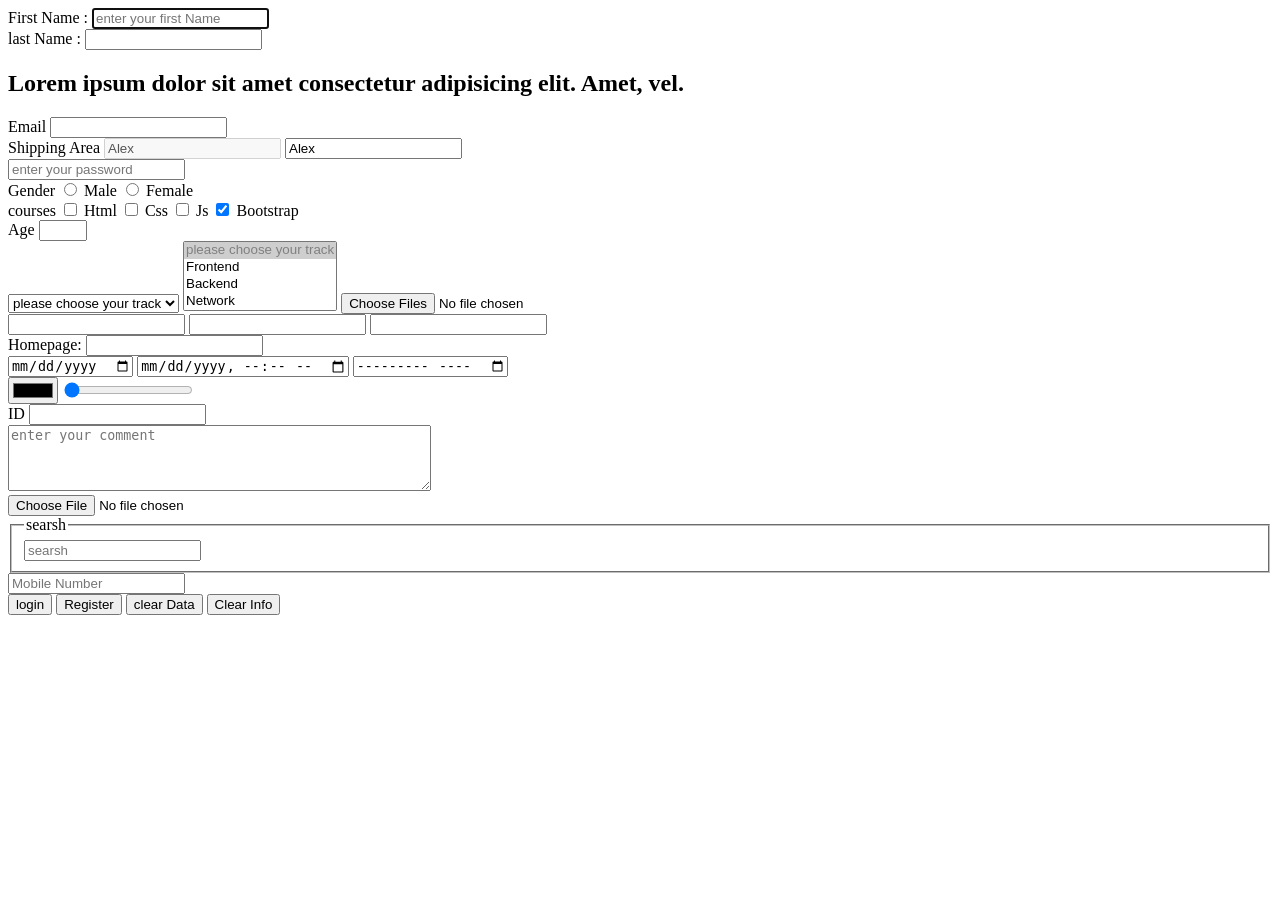
<file: tasks/session 2/index.html>
<!DOCTYPE html>
<html lang="en">
<head>
    <meta charset="UTF-8">
    <meta name="viewport" content="width=device-width, initial-scale=1.0">
    <title>form</title>
    <link rel="stylesheet" href="">
</head>
<body>
    <form action="about.html" autocomplete="off" method="post">
        <div>
            <label>First Name :</label>
            <input type="text" autofocus autocomplete="off" name="firstName" required
                placeholder="enter your first Name">
        </div>
        <div>
            <label>last Name : </label>
            <input type="text" id="userLastName" name="lastName">

        </div>
        <div>
            <h2>Lorem ipsum dolor sit amet consectetur adipisicing elit. Amet, vel.</h2>
            <label for="userEmail">Email</label>
            <input type="email" id="userEmail" name="userEmail">
        </div>
        <div>

            <label for="">Shipping Area</label>
            <input type="text" name="shipping" value="Alex" disabled>
            <input type="text" name="shippingArea" value="Alex" readonly>
        </div>

        <div>
            <input type="password" placeholder="enter your password">
        </div>

        <div>
            <label for="">Gender</label>
            <input type="radio" name="gender" value="0"> <label>Male</label>
            <input type="radio" name="gender" value="1"> <label>Female</label>
        </div>


        <div>
            <label for="">courses</label>
            <input type="checkbox" name="courses[]" value="html"> <label>Html</label>
            <input type="checkbox" name="courses[]" value="css"> <label>Css</label>
            <input type="checkbox" name="courses[]" value="js"> <label>Js</label>
            <input type="checkbox" name="courses[]" checked value="bootstrap"> <label>Bootstrap</label>
        </div>

        <div>
            <label for="">Age</label>
            <input type="number" name="userAge" min="5" max="10">
        </div>
        <select name="track" id="">
            <option value="10" disabled selected>please choose your track</option>
            <option value="0">Frontend</option>
            <option value="1">Backend</option>
            <option value="2">Network</option>
            <option value="3">Mobile</option>
        </select>
        <select name="track" id="" multiple>
            <option value="10" disabled selected>please choose your track</option>
            <option value="0">Frontend</option>
            <option value="1">Backend</option>
            <option value="2">Network</option>
            <option value="3">Mobile</option>
        </select>

        <input type="file" name="userFile" multiple>
        <br>
        <input type="text" pattern="[A-Za-z]{3,5}" title="enter only 1 uppercase letter">
        <input type="text" pattern="[A-Za-z]+" title="enter only 1 uppercase letter">
        <input type="text" pattern="[0-9]+" title="enter only numbers">
        <div>
            <label for="website">Homepage:</label>
            <input type="url" id="website" name="website" pattern="https?://.+" title="Include http://">
        </div>
        <div>
            <input type="date" name="userDate">
            <input type="datetime-local">
            <input type="month">
        </div>
        <input type="color">
        <input type="range" name="range" min="200" max="400" value="200">
        <div>
            <label for="">ID</label>
            <input type="text" minlength="10" maxlength="14">
        </div>
        <div>
            <textarea name="userComment" id="" placeholder="enter your comment" cols="50" rows="4"></textarea>
        </div>
        <div>
         <input type="file"accept=".png">
            </div>
            <div>
                <fieldset>
                    <legend>searsh</legend>
                    <input type="text" placeholder="searsh">
                </fieldset>
            </div>
        <div>
            <input type="text"
            pattern="01[0125][0-9]{8}"
            maxlength="11"
            placeholder="Mobile Number">
        </div>

        <input type="submit" value="login">
        <button type="submit">Register</button>

        <input type="reset" value="clear Data">
        <button type="reset">Clear Info</button>

    </form>
</body>

</html>
</file>
<file: session 5/style.css>
* {
    margin: 0;
    padding: 0;
    box-sizing: border-box;
}

body {
    font-family: Arial, sans-serif;
    color: #253b40;
}



.navbar {
    height: 70px;
    display: flex;
    align-items: center;
    padding: 0 9%;
    gap: 40px;
}

.logo {
    font-size: 18px;
    font-weight: bold;
}

.links {
    display: flex;
    gap: 25px;
    margin-left: auto;
}

.links a {
    text-decoration: none;
    color: #555;
    font-size: 11px;
}

.buttons {
    display: flex;
    align-items: center;
    gap: 20px;
}

.buttons a {
    text-decoration: none;
    color: #555;
    font-size: 11px;
}

.buttons button {
    border: none;
    background-color: #e76f51;
    color: white;
    padding: 12px 22px;
}




.home {
    width: 82%;
    height: 650px;
    margin: 20px auto 70px;
    position: relative;
}

.home-image {
    width: 70%;
    height: 630px;
    margin-left: auto;
    position: absolute;
    right: 0;
    top: 0;
    z-index: 1;
}



.home-image img {
    width: 100%;
    height: 100%;
    object-fit: cover;
}



.location {
    position: absolute;
    bottom: 0;
    right: 0;

    background-color: #e76f51;
    color: white;

    padding: 22px 35px;

    font-size: 14px;
}

.home-text {
    position: absolute;
    top: 100px;
    left: 80;
    z-index: 10;    

}

.home-text h1 {
    font-size: 65px;
    line-height: 1.1;
    color: #253b40;
    margin-bottom: 0040px0;
    
}

.search {
    width: 500px;
    height: 55px;
    display: flex;
    box-shadow: 0 5px 15px rgba(0, 0, 0, 0.1);
    position: relative;
    z-index: 100; 
}

.search input {
    width: 370px;
    border: none;
    outline: none;
    padding: 15px;
    font-size: 14px;
    background-color: #ffffff;
}

.search button {
    width: 130px;
    border: none;
    background-color: #e76f51; 
    color: white;
    font-size: 14px;
    cursor: pointer;
}



.scroll {
    position: absolute;
    left: 0;
    bottom: 20px;
    display: flex;
    flex-direction: column;
    align-items: center;
    gap: 10px;
    color: #888;
    font-size: 9px;
    transform: translateX(140px) !important;
}

.scroll span:first-child {
    writing-mode: vertical-rl;

    transform: rotate(180deg);
    margin-left: 30;
}

.scroll span:last-child {
    font-size: 20px;
}


.statistics {
    width: 82%;
    margin: auto;
    padding-bottom: 70px;
    display: flex;
    justify-content: space-between;
}

.statistics-text {
    width: 50%;
}

.statistics-text h2 {
    font-size: 25px;
    margin-bottom: 25px;
}

.statistics-text p {
    color: #777;
    font-size: 10px;
    line-height: 1.8;
    margin-bottom: 15px;
    max-width: 450px;
}

.statistics-box {
    display: grid;
    grid-template-columns: 140px 140px;
    gap: 10px;
}

.box {
    height: 100px;
    background-color: #f5f5f5;
    text-align: center;
    padding-top: 25px;
}

.box h3 {
    color: #e76f51;
    font-size: 22px;
    margin-bottom: 8px;
}

.box p {
    font-size: 9px;
}


.apartments {
    background-color: #f7f6f4;
    padding: 60px 9%;
}

.apartments h2 {
    font-size: 25px;
    margin-bottom: 30px;
}

.cards {
    display: grid;
    grid-template-columns: repeat(3, 1fr);
    gap: 15px;
}

.card {
    background-color: white;
}

.card img {
    width: 100%;
    height: 210px;
    object-fit: cover;
}

.card > p {
    font-size: 9px;
    padding: 12px;
}

.card-info {
    display: flex;
    justify-content: space-between;
    padding: 0 12px 15px;
}

.card-info span {
    color: #e76f51;
    font-size: 10px;
}

.card-info small {
    color: #777;
    font-size: 8px;
}

.bottom-search {
    margin-top: 25px;
    display: flex;
    height: 45px;
}

.bottom-search input {
    width: 220px;
    border: none;
    padding: 10px;
}

.bottom-search button {
    width: 80px;
    border: none;
    background-color: #e76f51;
    color: white;
}

.bottom-search .view-button {
    width: 140px;
    margin-left: 15px;
    background-color: white;
    color: #333;
}


.about {
    width: 72%;
    margin: auto;
    padding: 80px 0;
}

.about-row {
    display: flex;
    align-items: center;
    justify-content: space-between;
    gap: 80px;
    margin-bottom: 70px;
}

.about-image {
    width: 52%;
    position: relative;
}

.about-image img {
    width: 100%;
    height: 240px;
    object-fit: cover;
}

.about-text {
    width: 40%;
}

.about-text h2 {
    font-size: 21px;
    margin-bottom: 20px;
}

.about-text p {
    font-size: 10px;
    color: #777;
    line-height: 1.8;
}

.about-location {
    position: absolute;
    right: 0;
    bottom: -20px;
    background-color: #e76f51;
    color: white;
    padding: 17px 30px;
    font-size: 11px;
}

.show-button {
    margin-top: 20px;
    width: 220px;
    height: 50px;
    border: none;
    background-color: #253b40;
    color: white;
}


.footer {
    background-color: #253b40;
    color: white;
    padding: 50px 10%;
}

.footer-top {
    display: flex;
    justify-content: space-between;
    align-items: center;
    padding-bottom: 40px;
    border-bottom: 1px solid #456064;
}

.footer-top h2 {
    font-size: 25px;
}

.footer-top h1 {
    font-size: 25px;
}

.subscribe {
    display: flex;
    width: 380px;
    height: 45px;
}

.subscribe input {
    flex: 1;
    border: none;
    padding: 10px;
}

.subscribe button {
    width: 60px;
    border: none;
    background-color: white;
}

.footer-bottom {
    display: grid;
    grid-template-columns: 2fr 1fr 1fr 1fr 1fr;
    gap: 30px;
    padding-top: 40px;
}

.footer-bottom h2 {
    margin-bottom: 30px;
}

.footer-bottom h4 {
    color: #9db0b3;
    font-size: 10px;
    margin-bottom: 20px;
}

.footer-bottom p {
    font-size: 9px;
    margin-bottom: 12px;
}
</file>
<file: Task 6/style.css>
* {
    margin: 0;
    padding: 0;
    box-sizing: border-box;
}


body {
    font-family: Arial, sans-serif;
    background: white;
    color: #222;
}


img {
    display: block;
    width: 100%;
}


button {
    border: none;
    background: #246b70;
    color: white;

    padding: 9px 25px;

    border-radius: 20px;

    cursor: pointer;
}



/* =========================
   NAVBAR
========================= */

.navbar {

    width: 850px;
    max-width: 90%;

    margin: auto;

    padding: 25px 0;

    display: flex;

    align-items: center;

    justify-content: space-between;
}


.logo img {

    width: 45px;

    height: auto;
}


.navbar nav {

    display: flex;

    gap: 25px;
}


.navbar nav a {

    text-decoration: none;

    color: #333;

    font-size: 10px;
}


.menu {

    display: none;
}



/* =========================
   HERO
========================= */

.hero {

    width: 850px;
    max-width: 90%;

    margin: 35px auto;

    text-align: center;
}


.hero h1 {

    font-size: 30px;

    margin-bottom: 10px;
}


.hero > p {

    font-size: 9px;

    color: #777;

    margin-bottom: 15px;
}


.hero-images {

    display: grid;

    grid-template-columns: 1fr 1fr;

    gap: 10px;

    margin-top: 30px;
}


.hero-images img {

    height: 170px;

    object-fit: cover;

    border-radius: 5px;
}



/* =========================
   WELLBEING
========================= */

.wellbeing {

    width: 850px;
    max-width: 90%;

    margin: 25px auto;

    padding: 30px;

    background: #f4f4f4;

    display: flex;

    align-items: center;

    justify-content: space-between;
}


.wellbeing-content {

    width: 70%;
}


.wellbeing h2 {

    font-size: 20px;

    margin-bottom: 20px;
}


.features {

    display: flex;

    gap: 40px;
}


.feature {

    width: 160px;
}


.feature span {

    display: flex;

    align-items: center;

    justify-content: center;

    width: 23px;
    height: 23px;

    background: #246b70;

    color: white;

    border-radius: 4px;

    margin-bottom: 7px;
}


.feature p {

    font-size: 9px;

    line-height: 1.5;

    color: #555;
}


.woman {

    width: 120px;

    height: 110px;

    object-fit: contain;
}



/* =========================
   ORGANIC
========================= */

.organic {

    width: 850px;
    max-width: 90%;

    margin: 30px auto;

    display: grid;

    grid-template-columns: 40% 60%;

    gap: 30px;

    align-items: center;
}


.organic > img {

    height: 200px;

    object-fit: cover;

    border-radius: 5px;
}


.organic-content h2 {

    font-size: 20px;

    margin-bottom: 12px;
}


.organic-content > p {

    font-size: 9px;

    color: #666;

    line-height: 1.6;
}


.list {

    margin-top: 12px;
}


.list div {

    display: flex;

    align-items: center;

    gap: 8px;

    margin-bottom: 8px;
}


.list span {

    width: 20px;

    height: 20px;

    border: 1px solid #246b70;

    border-radius: 50%;

    display: flex;

    align-items: center;

    justify-content: center;

    font-size: 10px;
}


.list p {

    font-size: 9px;
}



/* =========================
   FINAL IMAGE
========================= */

.final-section {

    width: 850px;

    max-width: 90%;

    margin: 30px auto 0;
}


.final-image {

    position: relative;
}


.final-image > img {

    height: 220px;

    object-fit: cover;

    border-radius: 5px;
}


.overlay {

    position: absolute;

    top: 0;
    left: 0;
    right: 0;
    bottom: 0;

    display: flex;

    flex-direction: column;

    align-items: center;

    justify-content: center;

    text-align: center;

    color: white;

    background: rgba(0, 0, 0, 0.25);
}


.overlay h2 {

    font-size: 20px;

    margin-bottom: 8px;
}


.overlay p {

    font-size: 9px;

    margin-bottom: 12px;
}



/* =========================
   PRACTICES
========================= */

.practices {

    background: #ffe0d5;

    padding: 25px;

    display: grid;

    grid-template-columns: repeat(4, 1fr);

    gap: 15px;

    border-radius: 5px;
}


.practices div {

    text-align: center;
}


.practices span {

    display: block;

    font-size: 18px;

    margin-bottom: 5px;
}


.practices p {

    font-size: 9px;
}



/* =========================
   FOOTER
========================= */

footer {

    margin-top: 20px;

    padding: 25px 40px;

    background: #246b70;

    color: white;

    display: flex;

    align-items: center;

    justify-content: space-between;
}


.footer-logo img {

    width: 45px;
}


.footer-links {

    display: flex;

    gap: 20px;
}


.footer-links a {

    color: white;

    text-decoration: none;

    font-size: 9px;
}


.social {

    font-size: 9px;
}



/* =========================
   IPAD
========================= */

@media (max-width: 900px) {

    .navbar,
    .hero,
    .wellbeing,
    .organic,
    .final-section {

        width: 80%;
    }


    .hero h1 {

        font-size: 26px;
    }

}



/* =========================
   MOBILE
========================= */

@media (max-width: 600px) {

    .navbar,
    .hero,
    .wellbeing,
    .organic,
    .final-section {

        width: 88%;
    }



    /* NAVBAR */

    .navbar nav {

        display: none;
    }


    .menu {

        display: block;

        font-size: 22px;
    }



    /* HERO */

    .hero {

        margin-top: 25px;
    }


    .hero h1 {

        font-size: 23px;

        line-height: 1.2;
    }


    .hero-images {

        grid-template-columns: 1fr;
    }


    .hero-images img {

        height: 180px;
    }



    /* WELLBEING */

    .wellbeing {

        flex-direction: column;

        text-align: center;

        padding: 25px 15px;
    }


    .wellbeing-content {

        width: 100%;
    }


    .features {

        justify-content: center;

        gap: 20px;
    }


    .feature {

        width: 130px;
    }


    .woman {

        margin-top: 20px;
    }



    /* ORGANIC */

    .organic {

        grid-template-columns: 1fr;
    }


    .organic > img {

        height: 230px;
    }



    /* FINAL */

    .final-image > img {

        height: 300px;
    }


    .overlay h2 {

        font-size: 18px;

        padding: 0 20px;
    }


    .practices {

        grid-template-columns: 1fr;

        gap: 18px;
    }



    /* FOOTER */

    footer {

        flex-direction: column;

        gap: 18px;

        text-align: center;
    }

}
</file>
<file: Task 9/style.css>
body {
    margin: 0;
    font-family: Arial, sans-serif;
    color: #172033;
}



.navbar {
    background-color: transparent;
    padding: 20px 0;
    position: absolute;
    width: 100%;
    top: 0;
    left: 0;
    z-index: 10;
}

.navbar-brand {
    color: white;
    font-size: 18px;
    font-weight: bold;
    text-decoration: none;
}

.navbar-brand:hover {
    color: white;
}

.navbar-nav {
    gap: 10px;
}

.nav-link {
    color: white !important;
    font-size: 13px;
    padding: 8px 12px !important;
}

.nav-link:hover {
    color: #f0a04b !important;
}

.get-btn {
    background-color: white;
    color: #09243a;
    border-radius: 20px;
    padding: 8px 18px;
    font-size: 13px;
}

.get-btn:hover {
    background-color: #f0a04b;
    color: white;
}


.hero {
    min-height: 600px;

    background-image:
        linear-gradient(
            to right,
            rgba(5, 25, 42, 0.95),
            rgba(5, 25, 42, 0.45)
        ),
        url("image/hero.jpg.avif");

    background-size: cover;
    background-position: center;
    background-repeat: no-repeat;

    color: white;

    display: flex;
    align-items: center;

    padding-top: 80px;

}


.hero-content {
    max-width: 500px;
}

.small-title {
    color: #f0a04b;
    font-size: 13px;
    font-weight: bold;
    margin-bottom: 15px;
}

.hero h1 {
    font-size: 45px;
    font-weight: bold;
    line-height: 1.15;
    margin-bottom: 20px;
}

.hero-text {
    color: #e1e5e8;
    font-size: 14px;
    line-height: 1.7;
    max-width: 470px;
    margin-bottom: 25px;
}

.main-btn {
    background-color: transparent;
    color: white;
    border: 1px solid white;
    border-radius: 20px;
    padding: 9px 20px;
    font-size: 13px;
}

.main-btn:hover {
    background-color: white;
    color: #09243a;
}



@media (max-width: 768px) {

    .navbar {
        padding: 15px;
    }

    .hero {
        min-height: 650px;
        background-position: center;
    }

    .hero h1 {
        font-size: 32px;
    }

    .hero-content {
        padding-top: 50px;
    }

}



.shop-section {
    padding: 60px 0;
    background-color: white;
}



.shop-title {
    display: flex;
    align-items: center;
    gap: 8px;
}

.shop-title h2 {
    font-size: 18px;
    font-weight: normal;
    margin: 0;
}

.shop-title span {
    font-size: 13px;
}



.shop-line {
    width: 100%;
    height: 1px;
    background-color: #dddddd;
    margin-top: 15px;
    margin-bottom: 25px;
}



.products-box {
    border: 1px solid #dddddd;
    padding: 25px;
    background-color: white;
}
.products-header {
    position: relative;
    margin-bottom: 25px;
}

.search-box {
    position: absolute;
    right: 0;
    top: 0;
    width: 150px;
    height: 32px;
    background-color: #f1f2f4;
    border-radius: 20px;
    display: flex;
    align-items: center;
    padding: 0 10px;
}

.search-box span {
    font-size: 11px;
}

.search-box input {
    width: 100%;
    border: none;
    outline: none;
    background: transparent;
    font-size: 11px;
    padding-left: 6px;
}


.products-header {
    margin-bottom: 25px;
}

.products-header h3 {
    font-size: 20px;
    font-weight: bold;
    margin-bottom: 20px;
}



.categories {
    display: flex;
    justify-content: center;
    gap: 25px;
}

.categories button {
    border: none;
    background-color: transparent;
    font-size: 13px;
    padding: 8px 15px;
}

.categories .active {
    background-color: #09243a;
    color: white;
    border-radius: 5px;
}


.product-card {
    border: none;
    background-color: #eeeeee;
    overflow: hidden;
}

.product-card img {
    width: 100%;
    height: 290px;
    object-fit: cover;
    display: block;
}


.view-more {
    text-align: right;
    font-size: 12px;
    font-weight: bold;
    margin-top: 15px;
}


@media (max-width: 768px) {

    .products-box {
        padding: 15px;
    }

    .categories {
        gap: 5px;
        flex-wrap: wrap;
    }

    .product-card img {
        height: 230px;
    }

}


.product-card {
    background-color: white;
    border: 1px solid #dddddd;
    border-radius: 5px;
    overflow: hidden;
    height: 100%;
}

.product-card img {
    width: 100%;
    height: 250px;
    object-fit: contain;
    background-color: #f5f5f5;
}

.product-info {
    padding: 20px;
}

.product-info h5 {
    font-weight: bold;
    margin-bottom: 10px;
}

.product-info p {
    color: #777777;
    font-size: 14px;
    line-height: 1.6;
}

.price {
    font-size: 20px;
    font-weight: bold;
    color: #09243a;
}

.add-btn {
    background-color: #09243a;
    color: white;
    padding: 8px 15px;
}

.add-btn:hover {
    background-color: #f0a04b;
    color: white;
}



.team-section {
    padding: 50px 0;
    background-color: white;
}



.team-title {
    display: flex;
    align-items: center;
    gap: 8px;
}

.team-title h2 {
    font-size: 20px;
    font-weight: normal;
    margin: 0;
}

.team-title span {
    font-size: 13px;
}


.team-line {
    width: 100%;
    height: 1px;
    background-color: #dddddd;
    margin-top: 15px;
    margin-bottom: 35px;
}


.team-card {
    text-align: left;
}

.team-card img {
    width: 100%;
    height: 290px;
    object-fit: cover;
    display: block;
}

.team-card h3 {
    font-size: 17px;
    margin-top: 18px;
    margin-bottom: 5px;
    font-weight: bold;
}


.team-card p {
    color: #999;
    font-size: 14px;
    margin-bottom: 15px;
}



.social-icons {
    display: flex;
    gap: 15px;
}

.social-icons a {
    text-decoration: none;
    color: #9bb3d0;
    font-size: 18px;
    font-weight: bold;
}

.social-icons a:hover {
    color: #09243a;
}



@media (max-width: 768px) {

    .team-card {
        text-align: center;
    }

    .social-icons {
        justify-content: center;
    }

    .team-card img {
        height: 250px;
    }

}



* {
    box-sizing: border-box;
}

body {
    margin: 0;
    font-family: Arial, Helvetica, sans-serif;
    background-color: #142944;
}



.contact-section {
    background-color: #142944;
    color: white;
    padding: 70px 0 65px;
}

.section-title {
    font-size: 18px;
    font-weight: 500;
    margin-bottom: 40px;
}

.section-title i {
    margin-right: 8px;
    font-size: 15px;
}




.contact-content {
    min-height: 450px;
}




.contact-form {
    background-color: #f8f6ef;
    border-radius: 10px;
    padding: 25px 26px;
    color: #172a43;
    max-width: 550px;
}

.contact-form label {
    display: block;
    font-size: 12px;
    font-weight: 600;
    margin-bottom: 7px;
}

.contact-form .form-control {
    border: 1px solid #b8bfc6;
    border-radius: 5px;
    background-color: #fff;
    height: 43px;
    font-size: 13px;
    padding: 10px 12px;
}

.contact-form textarea.form-control {
    height: 115px;
    resize: none;
}

.contact-form .form-control:focus {
    box-shadow: none;
    border-color: #172a43;
}



.contact-form .form-check {
    display: flex;
    align-items: center;
    gap: 5px;
}

.contact-form .form-check-input {
    width: 17px;
    height: 17px;
    margin-top: 0;
    border: 1px solid #aeb5bc;
}

.contact-form .form-check-input:focus {
    box-shadow: none;
}

.contact-form .form-check-label {
    margin: 0;
    font-size: 12px;
    font-weight: 400;
}

.contact-form .form-check-label a {
    color: #172a43;
    text-decoration: underline;
}



.send-btn {
    width: 100%;
    height: 43px;
    border: none;
    border-radius: 5px;
    background-color: #172f50;
    color: white;
    font-size: 12px;
    font-weight: 600;
    cursor: pointer;
}

.send-btn:hover {
    background-color: #203d64;
}



.contact-info {
    padding-left: 55px;
}

.info-box {
    color: white;
}

.info-box > i {
    font-size: 22px;
    display: inline-block;
    margin-bottom: 12px;
}

.info-box h5 {
    font-size: 15px;
    margin-bottom: 9px;
    font-weight: 500;
}

.info-box p {
    color: #9daabe;
    font-size: 11px;
    line-height: 1.5;
    margin-bottom: 8px;
    max-width: 190px;
}

.info-box a,
.info-box span {
    color: white;
    font-size: 11px;
    text-decoration: none;
}

.info-box a:hover {
    text-decoration: underline;
}




.footer {
    background-color: #142944;
    color: white;
    border-top: 1px solid rgba(255,255,255,0.08);
}


.newsletter {
    padding: 30px 0 40px;
    border-bottom: 1px solid rgba(255,255,255,0.08);
}

.newsletter h4 {
    font-size: 13px;
    margin: 0 0 8px;
    font-weight: 500;
}

.newsletter p {
    color: #a6b2c2;
    font-size: 11px;
    margin: 0;
}


.newsletter-form {
    display: flex;
    justify-content: flex-end;
    gap: 8px;
}

.newsletter-form input {
    width: 225px;
    height: 35px;
    border: none;
    border-radius: 5px;
    padding: 0 12px;
    font-size: 11px;
    outline: none;
}

.newsletter-form button {
    height: 35px;
    border: none;
    border-radius: 5px;
    background-color: #f8f6ef;
    color: #172a43;
    padding: 0 16px;
    font-size: 11px;
    font-weight: 600;
    cursor: pointer;
}


.footer-links {
    padding: 45px 0 35px;
}

.footer-links h6 {
    font-size: 11px;
    font-weight: 600;
    margin-bottom: 15px;
}

.footer-links a {
    display: block;
    width: fit-content;
    color: #aeb9c8;
    text-decoration: none;
    font-size: 10px;
    margin-bottom: 10px;
}

.footer-links a:hover {
    color: white;
}


.brand-column h4 {
    font-size: 14px;
    margin-bottom: 18px;
}

.brand-column h4 i {
    font-size: 15px;
    margin-right: 5px;
}

.brand-column p {
    color: #aeb9c8;
    font-size: 10px;
    line-height: 1.6;
    max-width: 170px;
}


.footer-bottom {
    border-top: 1px solid rgba(255,255,255,0.12);
    padding: 20px 0;
    display: flex;
    justify-content: space-between;
    align-items: center;
}

.footer-bottom p {
    margin: 0;
    color: #aeb9c8;
    font-size: 10px;
}

.social-icons {
    display: flex;
    gap: 15px;
}

.social-icons a {
    color: white;
    font-size: 14px;
    text-decoration: none;
}

.social-icons a:hover {
    opacity: 0.7;
}


@media (max-width: 991px) {

    .contact-info {
        padding-left: 0;
        margin-top: 50px;
    }

    .newsletter-form {
        justify-content: flex-start;
        margin-top: 20px;
    }

    .brand-column {
        margin-bottom: 35px;
    }
}


@media (max-width: 767px) {

    .contact-section {
        padding: 45px 0;
    }

    .section-title {
        margin-bottom: 25px;
    }

    .contact-form {
        padding: 20px;
    }

    .contact-info {
        margin-top: 40px;
    }

    .info-box {
        margin-bottom: 15px;
    }

    .newsletter-form {
        width: 100%;
    }

    .newsletter-form input {
        width: 100%;
    }

    .footer-links {
        padding-top: 35px;
    }

    .footer-bottom {
        flex-direction: column;
        align-items: flex-start;
        gap: 15px;
    }

}
</file>
<file: task session 7/style.css>
* {
    margin: 0;
    padding: 0;
    box-sizing: border-box;
}


body {
    background-color: white;
    min-height: 100vh;

    display: flex;
    justify-content: center;
    align-items: center;

    font-family: Arial, sans-serif;
}

.container {
    display: flex;
    gap: 50px;
}

.cat {
    width: 200px;
    height: 260px;

    position: relative;
}

.cat img {
    width: 200px;
    height: 200px;

    object-fit: cover;

    position: absolute;
    top: 0;
    left: 0;

    z-index: 2;
}

.card {
    width: 200px;
    height: 200px;

    background-color: white;

    position: absolute;

    top: 43px;
    left: 43px;

    z-index: 1;

    display: flex;
    flex-direction: column;
    justify-content: flex-end;
    align-items: center;

    padding-bottom: 12px;

    animation: showCard 4.1s infinite;
}

.card h3 {
    font-size: 15px;
    font-weight: 600;

    color: #222;

    margin-bottom: 3px;
}


.card p {
    font-size: 10px;
    letter-spacing: 1px;

    color: #999;
}


@keyframes showCard {

    

    0% {
        opacity: 0;
        transform: translateY(35px);
    }


    

    8% {
        opacity: 1;
        transform: translateY(0);
    }


    

    30% {
        opacity: 1;
        transform: translateY(0);
    }


    

    38% {
        opacity: 0;
        transform: translateY(35px);
    }


    

    100% {
        opacity: 0;
        transform: translateY(35px);
    }
}



.cat:nth-child(1) .card {
    animation-delay: 0s;
}



.cat:nth-child(2) .card {
    animation-delay: 1.35s;
}



.cat:nth-child(3) .card {
    animation-delay: 2.7s;
}
</file>
<file: tasks/css project/style.css>
* {
    box-sizing: border-box;
}

body {
    margin: 0;
    font-family: Arial, sans-serif;
}


.hero {

    height: 500px;

    padding: 90px 10%;

    background-image: url("images/background.jpg.webp");

    background-size: cover;

    background-position: center;
}


.hero-text {

    display: inline-block;

    width: 55%;

    color: white;

    vertical-align: top;
}



.hero-text h1 {
    font-size: 50px;
    margin: 0;
}


.hero-text h1 span {

    color: #b88cff;
    font-family: 'Segoe UI Light', "Calibri Light",sans-serif;
    font-weight: 300;
    
    
}



.hero-text h2 {
    font-size: 25px;

    font-weight: normal;

    line-height: 1.4;
}


.hero-text hr {

    width: 60px;

    margin-left: 0;

    border: 1px solid #b88cff;
}


.hero-text p {

    width: 450px;

    line-height: 1.6;

    color: #eeeeee;
}



button {

    background-color: #9b6cff;

    color: white;

    border: none;

    padding: 12px 25px;

    cursor: pointer;
}


.form {

    display: inline-block;

    width: 35%;

    background-color: white;

    vertical-align: top;

    margin-left: 5%;

    border-radius: 5px;

    overflow: hidden;
}


.form h3 {

    margin: 0;

    padding: 18px;

    text-align: center;

    background-color: #f1eef8;

    color: #333;
}


.form h3 span {

    color: #9b6cff;
}


.form input {

    display: block;

    width: 85%;

    margin: 25px auto;

    padding: 10px;

    border: none;

    border-bottom: 1px solid #ddd;

    outline: none;
}


.form button {

    width: 100%;

    padding: 15px;

    background-color: #9b6cff;
}



.social {

    padding: 20px 10%;

    background-color: white;

    border-bottom: 1px solid #ddd;
}


.social-text {

    display: inline-block;

    width: 35%;

    vertical-align: top;
}


.social-text h3 {

    margin: 0;

    color: #333;
}


.social-text p {

    color: #888;
}


.icons {

    display: inline-block;

    width: 60%;

    text-align: center;

    font-size: 30px;

    color: #9b6cff;

    vertical-align: top;

    padding-top: 10px;
}


.tabs {

    padding: 80px 10%;

    background-color: #f7f5fb;

    min-height: 450px;
}


.tab-buttons {

    display: inline-block;

    width: 15%;

    vertical-align: top;
}


.tab {

    background-color: #38324f;

    color: white;

    padding: 25px 10px;

    text-align: center;

    border-bottom: 1px solid #777;
}


.active {

    background-color: #9b6cff;
}



.tab-content {

    display: inline-block;

    width: 50%;

    padding: 0 30px;

    vertical-align: top;
}


.tab-content h2 {

    color: #333;

    font-size: 22px;
}


.tab-content p {

    color: #777;

    line-height: 1.7;
}


.tab-content button {

    margin-top: 10px;
}



.building {

    display: inline-block;

    width: 25%;

    vertical-align: top;

    text-align: center;

    margin-top: 30px;
}


.city {

    width: 100%;

    display: block;
}


.reflection {

    width: 100%;

    display: block;

    transform: scaleY(-1);

    opacity: 0.2;

    margin-top: -5px;
}
</file>
